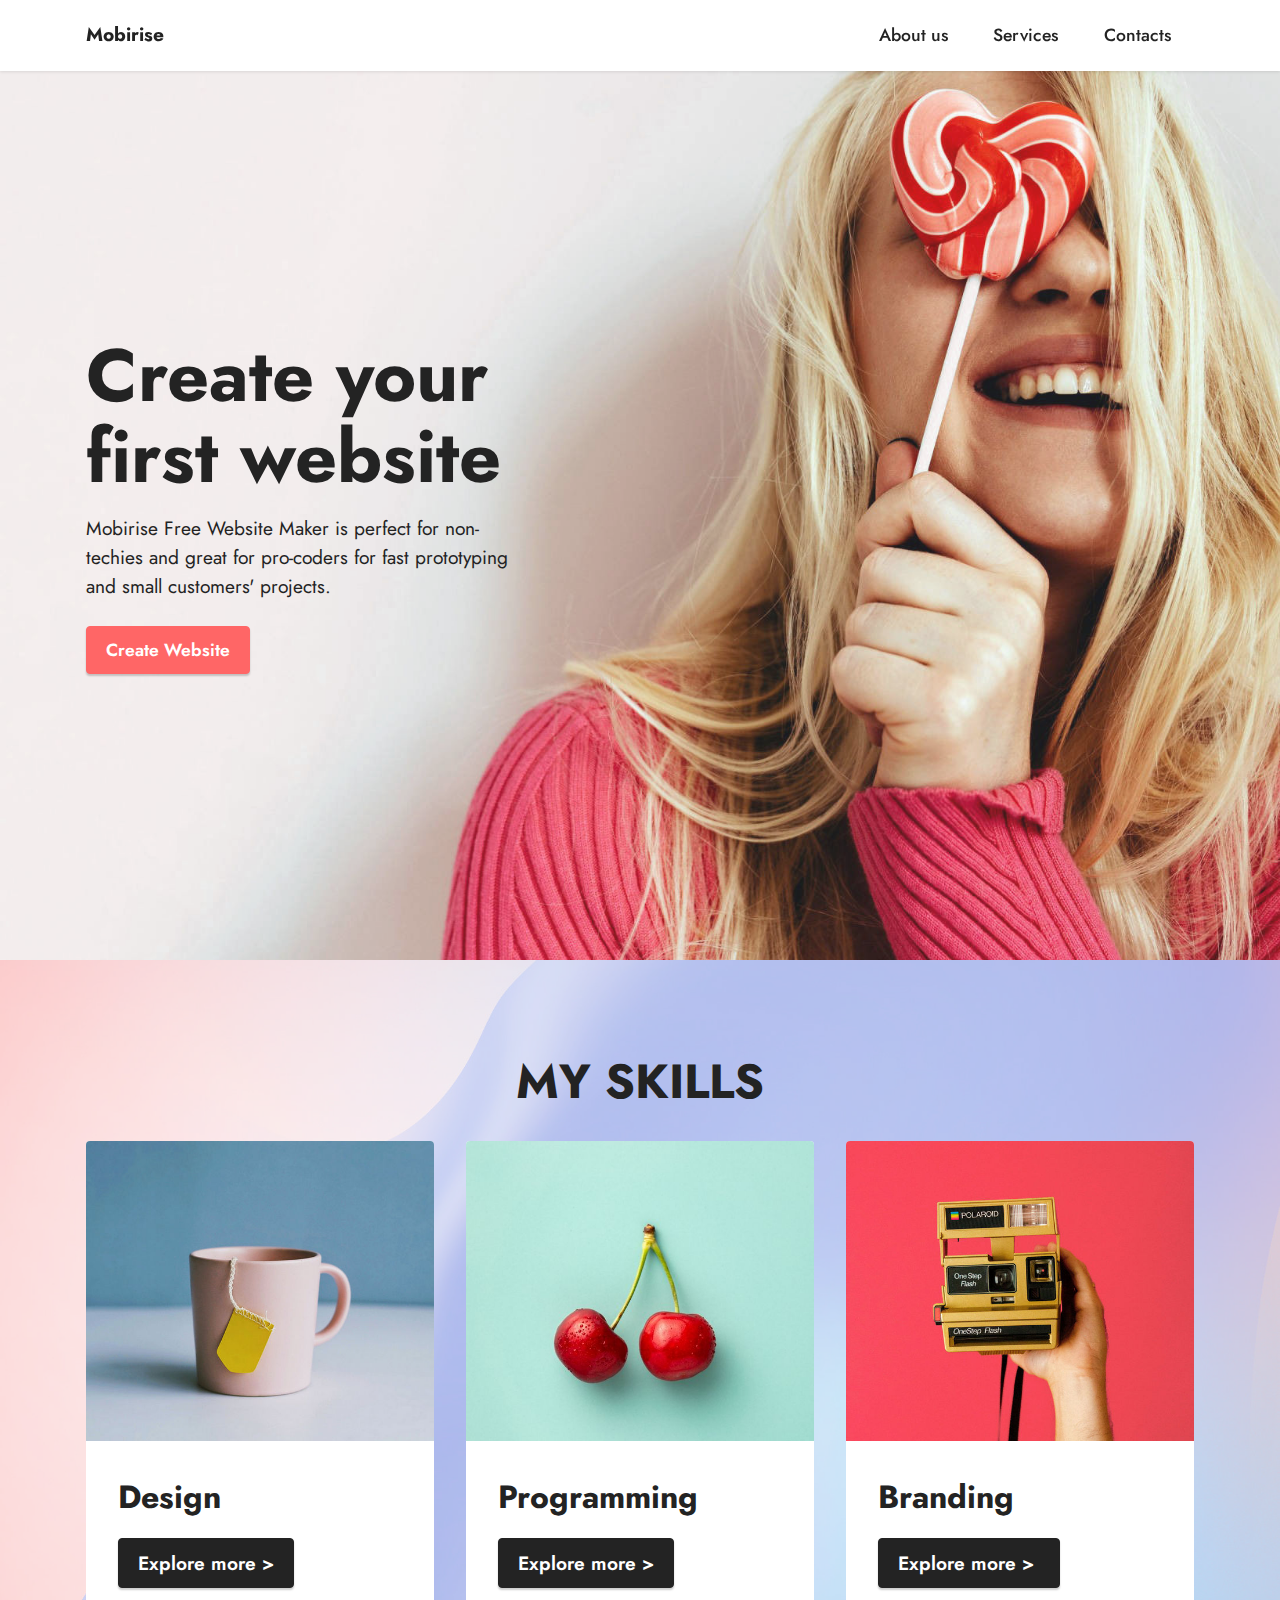
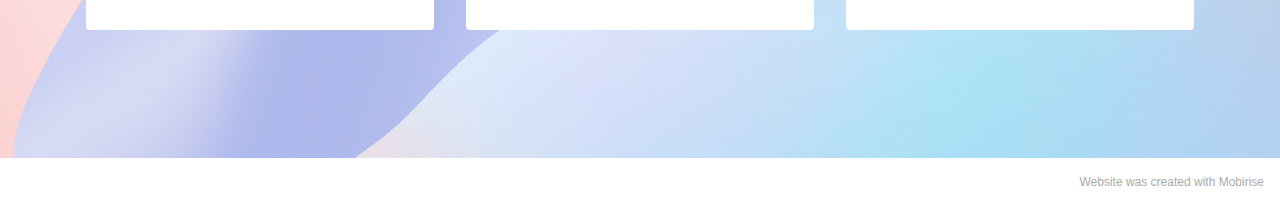
<file: index.html>
<!DOCTYPE html>
<html  >
<head>
  <!-- Site made with Mobirise Website Builder v5.2.0, https://mobirise.com -->
  <meta charset="UTF-8">
  <meta http-equiv="X-UA-Compatible" content="IE=edge">
  <meta name="generator" content="Mobirise v5.2.0, mobirise.com">
  <meta name="viewport" content="width=device-width, initial-scale=1, minimum-scale=1">
  <link rel="shortcut icon" href="assets/images/logo.png" type="image/x-icon">
  <meta name="description" content="">
  
  
  <title>Home</title>
  <link rel="stylesheet" href="assets/tether/tether.min.css">
  <link rel="stylesheet" href="assets/bootstrap/css/bootstrap.min.css">
  <link rel="stylesheet" href="assets/bootstrap/css/bootstrap-grid.min.css">
  <link rel="stylesheet" href="assets/bootstrap/css/bootstrap-reboot.min.css">
  <link rel="stylesheet" href="assets/dropdown/css/style.css">
  <link rel="stylesheet" href="assets/socicon/css/styles.css">
  <link rel="stylesheet" href="assets/theme/css/style.css">
  <link rel="preload" as="style" href="assets/mobirise/css/mbr-additional.css"><link rel="stylesheet" href="assets/mobirise/css/mbr-additional.css" type="text/css">
  
  
  
  
</head>
<body>
  
  <section class="menu menu1 cid-sshUZPzFiu" once="menu" id="menu1-4">
    

    <nav class="navbar navbar-dropdown navbar-fixed-top navbar-expand-lg">
        <div class="container">
            <div class="navbar-brand">
                
                <span class="navbar-caption-wrap"><a class="navbar-caption text-black display-7" href="https://mobiri.se">Mobirise</a></span>
            </div>
            <button class="navbar-toggler" type="button" data-toggle="collapse" data-target="#navbarSupportedContent" aria-controls="navbarNavAltMarkup" aria-expanded="false" aria-label="Toggle navigation">
                <div class="hamburger">
                    <span></span>
                    <span></span>
                    <span></span>
                    <span></span>
                </div>
            </button>
            <div class="collapse navbar-collapse" id="navbarSupportedContent">
                <ul class="navbar-nav nav-dropdown nav-right" data-app-modern-menu="true">
                    <li class="nav-item"><a class="nav-link link text-black display-4" href="https://mobiri.se">
                            About us</a></li>
                    <li class="nav-item"><a class="nav-link link text-black display-4" href="https://mobiri.se">
                            Services</a></li>
                    <li class="nav-item"><a class="nav-link link text-black display-4" href="https://mobiri.se">Contacts</a>
                    </li>
                </ul>
                
                
            </div>
        </div>
    </nav>
</section>

<section class="header1 cid-sshUYQeCwo mbr-fullscreen" id="header1-3">

    

    <div class="mbr-overlay" style="opacity: 0.1; background-color: rgb(250, 250, 250);"></div>

    <div class="container">
        <div class="row">
            <div class="col-12 col-lg-5">
                <h1 class="mbr-section-title mbr-fonts-style mb-3 display-1"><strong>Create your first website</strong></h1>
                
                <p class="mbr-text mbr-fonts-style display-7">
                    Mobirise Free Website Maker is perfect for non-techies and great for pro-coders for fast prototyping and small customers' projects.</p>
                <div class="mbr-section-btn mt-3"><a class="btn btn-secondary display-4" href="https://mobiri.se">Create Website</a></div>
            </div>
        </div>
    </div>
</section>

<section class="features4 cid-sshZZaQfFW" id="features4-6">
    
    <div class="mbr-overlay"></div>
    <div class="container">
        <div class="mbr-section-head">
            <h4 class="mbr-section-title mbr-fonts-style align-center mb-0 display-2"><strong>MY SKILLS</strong></h4>
            
        </div>
        <div class="row mt-4">
            <div class="item features-image сol-12 col-md-6 col-lg-4">
                <div class="item-wrapper">
                    <div class="item-img">
                        <img src="assets/images/product2.jpg" alt="" title="">
                    </div>
                    <div class="item-content">
                        <h5 class="item-title mbr-fonts-style display-5"><strong>Design</strong></h5>
                        
                        
                    </div>
                    <div class="mbr-section-btn item-footer mt-2"><a href="page2.html#gallery2-a" class="btn item-btn btn-black display-7" target="_blank">Explore more &gt;</a></div>
                </div>
            </div>
            <div class="item features-image сol-12 col-md-6 col-lg-4">
                <div class="item-wrapper">
                    <div class="item-img">
                        <img src="assets/images/product3.jpg" alt="" title="">
                    </div>
                    <div class="item-content">
                        <h5 class="item-title mbr-fonts-style display-5"><strong>Programming</strong></h5>
                        
                        
                    </div>
                    <div class="mbr-section-btn item-footer mt-2"><a href="" class="btn item-btn btn-black display-7" target="_blank">Explore more &gt;</a></div>
                </div>
            </div>
            <div class="item features-image сol-12 col-md-6 col-lg-4">
                <div class="item-wrapper">
                    <div class="item-img">
                        <img src="assets/images/product1.jpg" alt="" title="">
                    </div>
                    <div class="item-content">
                        <h5 class="item-title mbr-fonts-style display-5"><strong>Branding</strong></h5>
                        
                        
                    </div>
                    <div class="mbr-section-btn item-footer mt-2"><a href="" class="btn item-btn btn-black display-7" target="_blank">Explore more &gt;&nbsp;</a></div>
                </div>
            </div>
            
        </div>
    </div>
</section><section style="background-color: #fff; font-family: -apple-system, BlinkMacSystemFont, 'Segoe UI', 'Roboto', 'Helvetica Neue', Arial, sans-serif; color:#aaa; font-size:12px; padding: 0; align-items: center; display: flex;"><a href="https://mobirise.site/w" style="flex: 1 1; height: 3rem; padding-left: 1rem;"></a><p style="flex: 0 0 auto; margin:0; padding-right:1rem;">Website was <a href="https://mobirise.site/h" style="color:#aaa;">created with</a> Mobirise</p></section><script src="assets/web/assets/jquery/jquery.min.js"></script>  <script src="assets/popper/popper.min.js"></script>  <script src="assets/tether/tether.min.js"></script>  <script src="assets/bootstrap/js/bootstrap.min.js"></script>  <script src="assets/smoothscroll/smooth-scroll.js"></script>  <script src="assets/dropdown/js/nav-dropdown.js"></script>  <script src="assets/dropdown/js/navbar-dropdown.js"></script>  <script src="assets/touchswipe/jquery.touch-swipe.min.js"></script>  <script src="assets/theme/js/script.js"></script>  
  
  
</body>
</html>
</file>
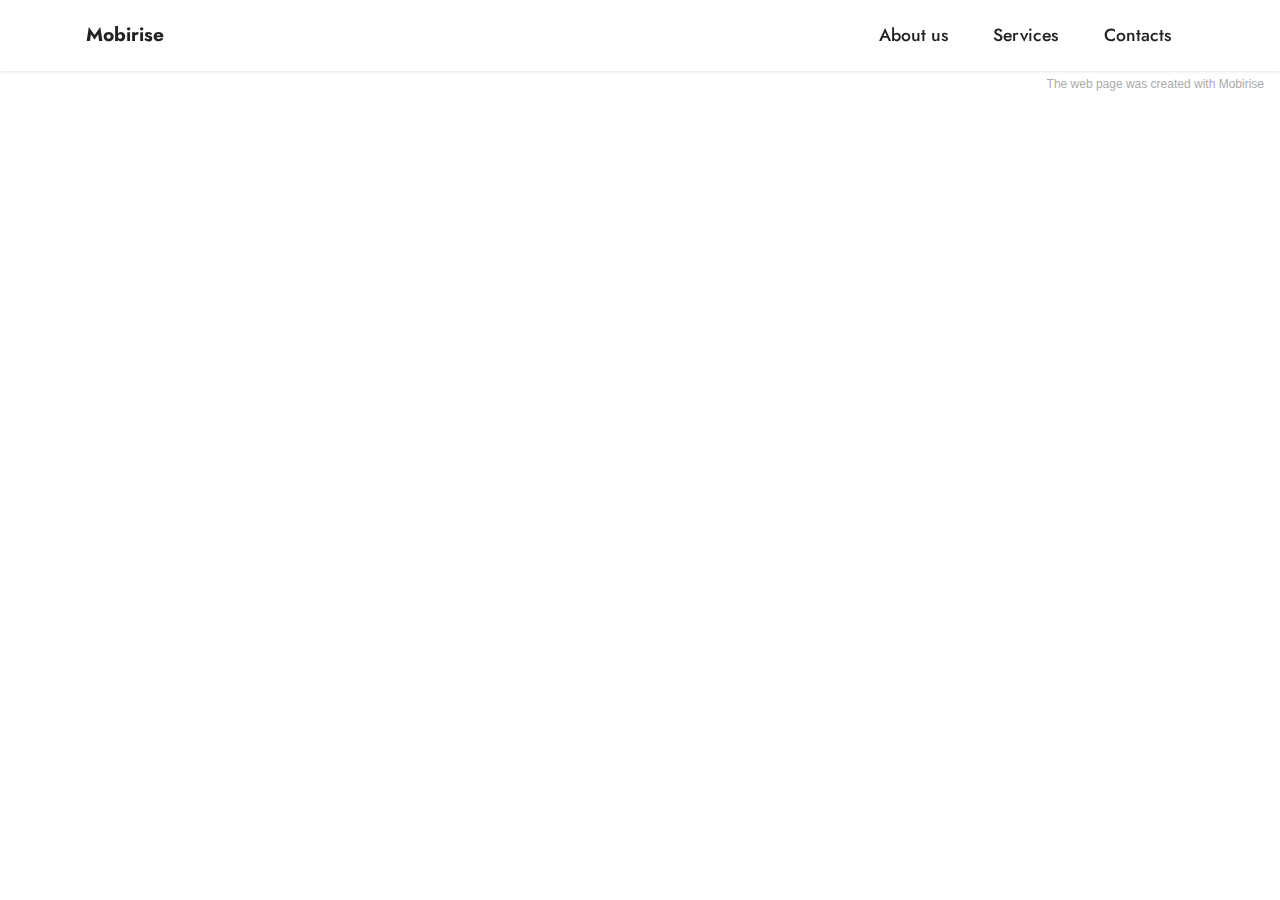
<file: page1.html>
<!DOCTYPE html>
<html  >
<head>
  <!-- Site made with Mobirise Website Builder v5.2.0, https://mobirise.com -->
  <meta charset="UTF-8">
  <meta http-equiv="X-UA-Compatible" content="IE=edge">
  <meta name="generator" content="Mobirise v5.2.0, mobirise.com">
  <meta name="viewport" content="width=device-width, initial-scale=1, minimum-scale=1">
  <link rel="shortcut icon" href="assets/images/logo.png" type="image/x-icon">
  <meta name="description" content="">
  
  
  <title>Micro-animation examples</title>
  <link rel="stylesheet" href="assets/tether/tether.min.css">
  <link rel="stylesheet" href="assets/bootstrap/css/bootstrap.min.css">
  <link rel="stylesheet" href="assets/bootstrap/css/bootstrap-grid.min.css">
  <link rel="stylesheet" href="assets/bootstrap/css/bootstrap-reboot.min.css">
  <link rel="stylesheet" href="assets/dropdown/css/style.css">
  <link rel="stylesheet" href="assets/socicon/css/styles.css">
  <link rel="stylesheet" href="assets/theme/css/style.css">
  <link rel="preload" as="style" href="assets/mobirise/css/mbr-additional.css"><link rel="stylesheet" href="assets/mobirise/css/mbr-additional.css" type="text/css">
  
  
  
  
</head>
<body>
  
  <section class="menu menu1 cid-sshUZPzFiu" once="menu" id="menu1-7">
    

    <nav class="navbar navbar-dropdown navbar-fixed-top navbar-expand-lg">
        <div class="container">
            <div class="navbar-brand">
                
                <span class="navbar-caption-wrap"><a class="navbar-caption text-black display-7" href="https://mobiri.se">Mobirise</a></span>
            </div>
            <button class="navbar-toggler" type="button" data-toggle="collapse" data-target="#navbarSupportedContent" aria-controls="navbarNavAltMarkup" aria-expanded="false" aria-label="Toggle navigation">
                <div class="hamburger">
                    <span></span>
                    <span></span>
                    <span></span>
                    <span></span>
                </div>
            </button>
            <div class="collapse navbar-collapse" id="navbarSupportedContent">
                <ul class="navbar-nav nav-dropdown nav-right" data-app-modern-menu="true">
                    <li class="nav-item"><a class="nav-link link text-black display-4" href="https://mobiri.se">
                            About us</a></li>
                    <li class="nav-item"><a class="nav-link link text-black display-4" href="https://mobiri.se">
                            Services</a></li>
                    <li class="nav-item"><a class="nav-link link text-black display-4" href="https://mobiri.se">Contacts</a>
                    </li>
                </ul>
                
                
            </div>
        </div>
    </nav>
</section><section style="background-color: #fff; font-family: -apple-system, BlinkMacSystemFont, 'Segoe UI', 'Roboto', 'Helvetica Neue', Arial, sans-serif; color:#aaa; font-size:12px; padding: 0; align-items: center; display: flex;"><a href="https://mobirise.site/o" style="flex: 1 1; height: 3rem; padding-left: 1rem;"></a><p style="flex: 0 0 auto; margin:0; padding-right:1rem;"><a href="https://mobirise.site/c" style="color:#aaa;">The</a> web page was created with Mobirise</p></section><script src="assets/web/assets/jquery/jquery.min.js"></script>  <script src="assets/popper/popper.min.js"></script>  <script src="assets/tether/tether.min.js"></script>  <script src="assets/bootstrap/js/bootstrap.min.js"></script>  <script src="assets/smoothscroll/smooth-scroll.js"></script>  <script src="assets/dropdown/js/nav-dropdown.js"></script>  <script src="assets/dropdown/js/navbar-dropdown.js"></script>  <script src="assets/touchswipe/jquery.touch-swipe.min.js"></script>  <script src="assets/theme/js/script.js"></script>  
  
  
</body>
</html>
</file>
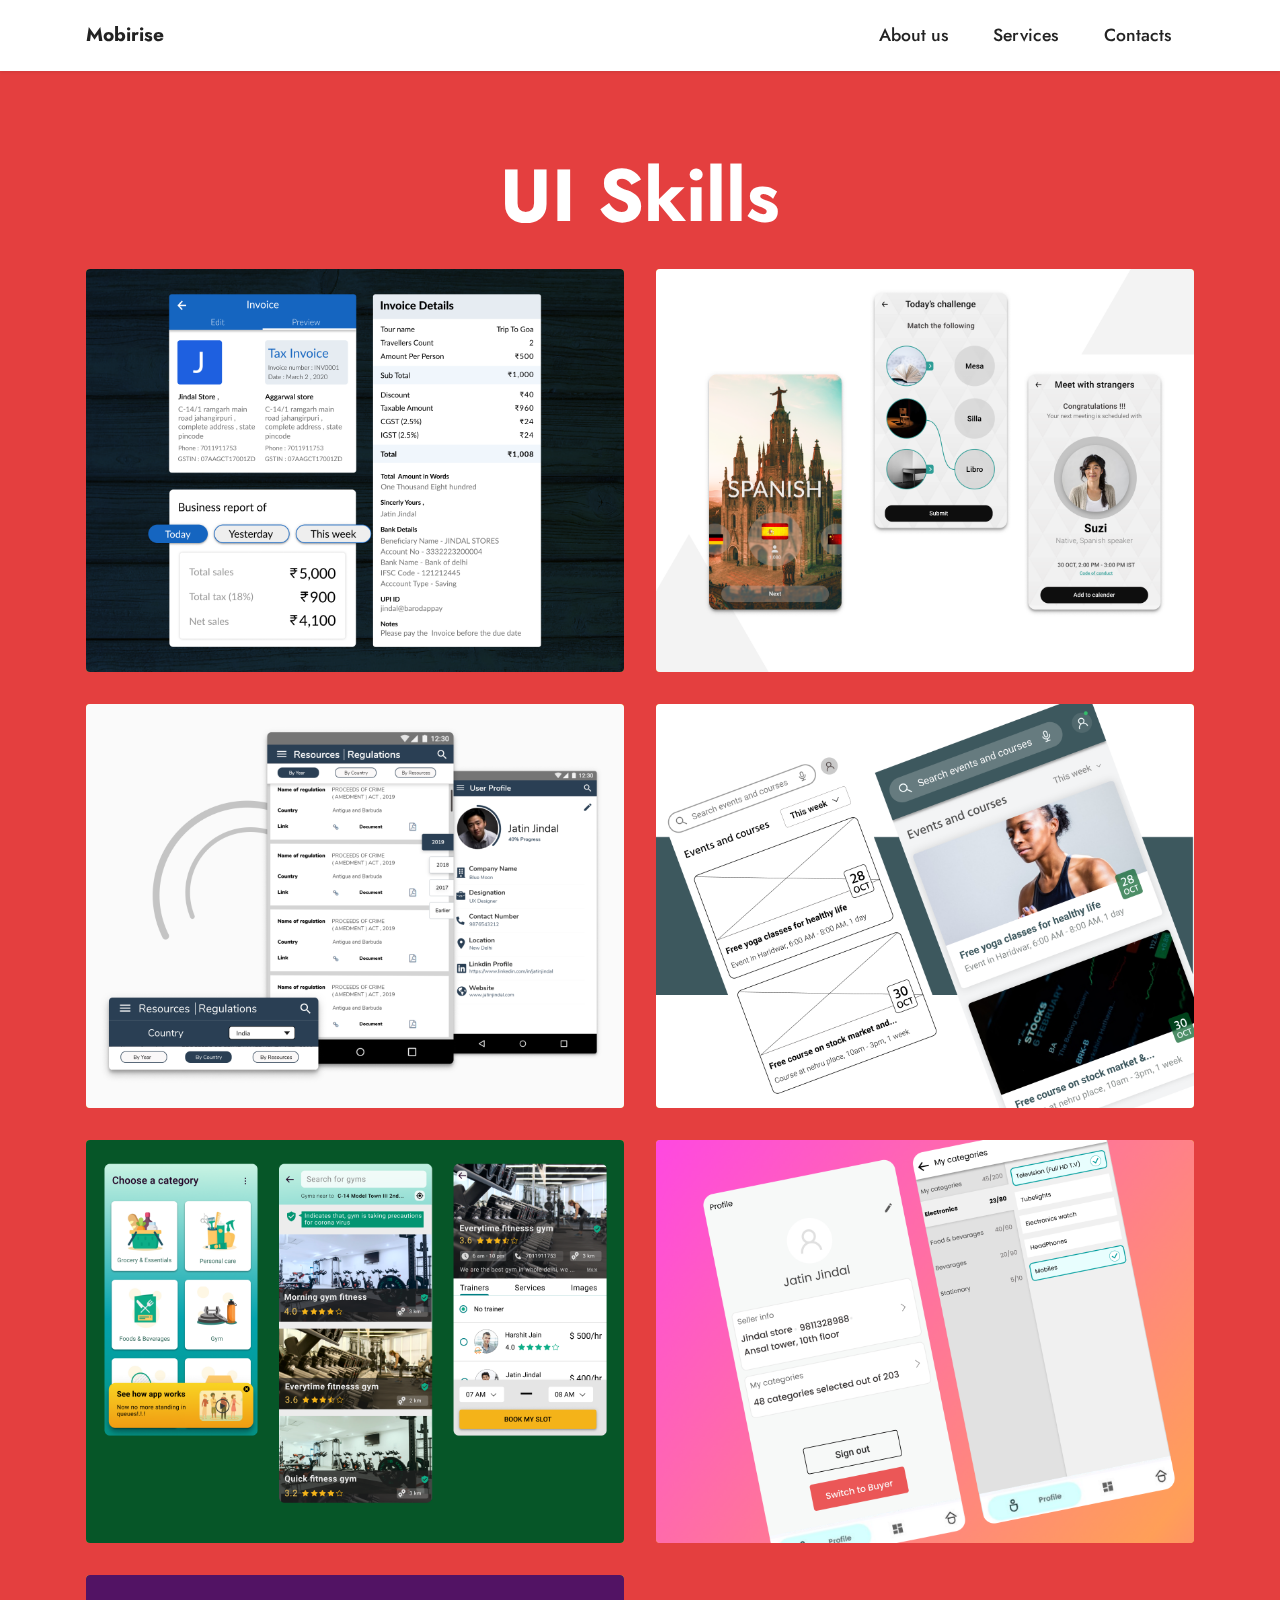
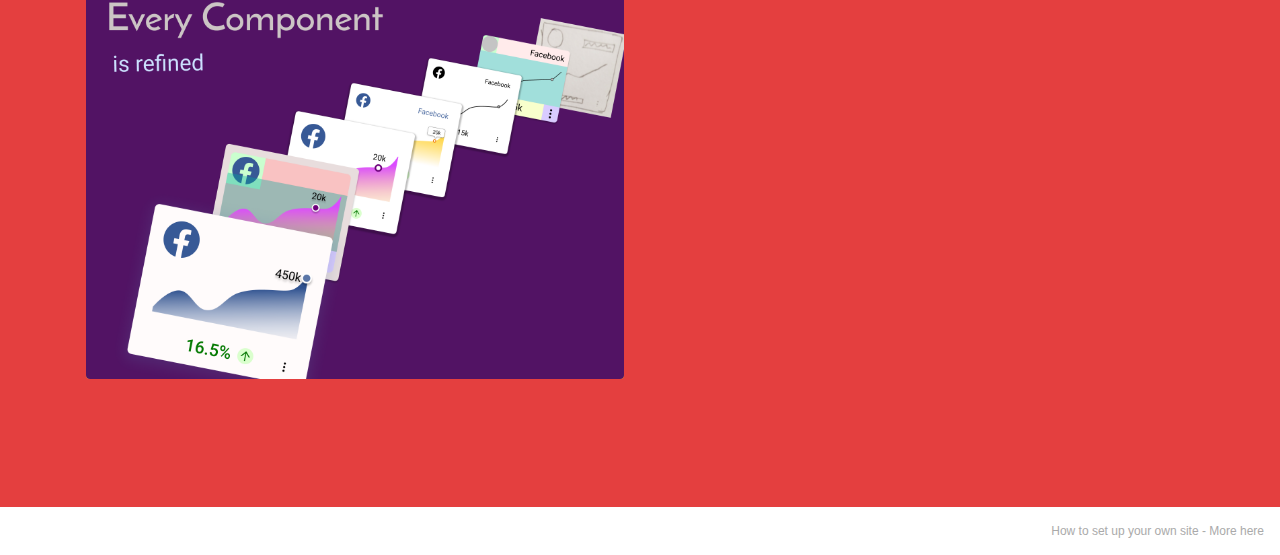
<file: page2.html>
<!DOCTYPE html>
<html  >
<head>
  <!-- Site made with Mobirise Website Builder v5.2.0, https://mobirise.com -->
  <meta charset="UTF-8">
  <meta http-equiv="X-UA-Compatible" content="IE=edge">
  <meta name="generator" content="Mobirise v5.2.0, mobirise.com">
  <meta name="viewport" content="width=device-width, initial-scale=1, minimum-scale=1">
  <link rel="shortcut icon" href="assets/images/logo.png" type="image/x-icon">
  <meta name="description" content="">
  
  
  <title>UI (User Interface) examples</title>
  <link rel="stylesheet" href="assets/tether/tether.min.css">
  <link rel="stylesheet" href="assets/bootstrap/css/bootstrap.min.css">
  <link rel="stylesheet" href="assets/bootstrap/css/bootstrap-grid.min.css">
  <link rel="stylesheet" href="assets/bootstrap/css/bootstrap-reboot.min.css">
  <link rel="stylesheet" href="assets/dropdown/css/style.css">
  <link rel="stylesheet" href="assets/socicon/css/styles.css">
  <link rel="stylesheet" href="assets/theme/css/style.css">
  <link rel="preload" as="style" href="assets/mobirise/css/mbr-additional.css"><link rel="stylesheet" href="assets/mobirise/css/mbr-additional.css" type="text/css">
  
  
  
  
</head>
<body>
  
  <section class="menu menu1 cid-sshUZPzFiu" once="menu" id="menu1-8">
    

    <nav class="navbar navbar-dropdown navbar-fixed-top navbar-expand-lg">
        <div class="container">
            <div class="navbar-brand">
                
                <span class="navbar-caption-wrap"><a class="navbar-caption text-black display-7" href="https://mobiri.se">Mobirise</a></span>
            </div>
            <button class="navbar-toggler" type="button" data-toggle="collapse" data-target="#navbarSupportedContent" aria-controls="navbarNavAltMarkup" aria-expanded="false" aria-label="Toggle navigation">
                <div class="hamburger">
                    <span></span>
                    <span></span>
                    <span></span>
                    <span></span>
                </div>
            </button>
            <div class="collapse navbar-collapse" id="navbarSupportedContent">
                <ul class="navbar-nav nav-dropdown nav-right" data-app-modern-menu="true">
                    <li class="nav-item"><a class="nav-link link text-black display-4" href="https://mobiri.se">
                            About us</a></li>
                    <li class="nav-item"><a class="nav-link link text-black display-4" href="https://mobiri.se">
                            Services</a></li>
                    <li class="nav-item"><a class="nav-link link text-black display-4" href="https://mobiri.se">Contacts</a>
                    </li>
                </ul>
                
                
            </div>
        </div>
    </nav>
</section>

<section class="gallery2 cid-ssi1lU3nc8" id="gallery2-a">
    
    
    <div class="container">
        <div class="mbr-section-head">
            <h4 class="mbr-section-title mbr-fonts-style align-center mb-0 display-1"><strong>UI Skills</strong></h4>
            
        </div>
        <div class="row mt-4">
            <div class="item features-image сol-12 col-md-6 col-lg-6">
                <div class="item-wrapper">
                    <div class="item-img">
                        <img src="assets/images/dribble-2-final.png">
                    </div>
                    
                    
                </div>
            </div><div class="item features-image сol-12 col-md-6 col-lg-6">
                <div class="item-wrapper">
                    <div class="item-img">
                        <img src="assets/images/dribble-4-final-1.png" data-slide-to="1">
                    </div>
                    
                    
                </div>
            </div><div class="item features-image сol-12 col-md-6 col-lg-6">
                <div class="item-wrapper">
                    <div class="item-img">
                        <img src="assets/images/dribble-3-final-1.png" data-slide-to="2">
                    </div>
                    
                    
                </div>
            </div><div class="item features-image сol-12 col-md-6 col-lg-6">
                <div class="item-wrapper">
                    <div class="item-img">
                        <img src="assets/images/dribble-5-final.png">
                    </div>
                    
                    
                </div>
            </div><div class="item features-image сol-12 col-md-6 col-lg-6">
                <div class="item-wrapper">
                    <div class="item-img">
                        <img src="assets/images/dribble-6-final.png">
                    </div>
                    
                    
                </div>
            </div><div class="item features-image сol-12 col-md-6 col-lg-6">
                <div class="item-wrapper">
                    <div class="item-img">
                        <img src="assets/images/dribble-7-final.png">
                    </div>
                    
                    
                </div>
            </div><div class="item features-image сol-12 col-md-6 col-lg-6">
                <div class="item-wrapper">
                    <div class="item-img">
                        <img src="assets/images/dribble-1-final.png">
                    </div>
                    
                    
                </div>
            </div>
            
            
            
        </div>
    </div>
</section><section style="background-color: #fff; font-family: -apple-system, BlinkMacSystemFont, 'Segoe UI', 'Roboto', 'Helvetica Neue', Arial, sans-serif; color:#aaa; font-size:12px; padding: 0; align-items: center; display: flex;"><a href="https://mobirise.site/i" style="flex: 1 1; height: 3rem; padding-left: 1rem;"></a><p style="flex: 0 0 auto; margin:0; padding-right:1rem;">How to set up your own site - <a href="https://mobirise.site/x" style="color:#aaa;">More here</a></p></section><script src="assets/web/assets/jquery/jquery.min.js"></script>  <script src="assets/popper/popper.min.js"></script>  <script src="assets/tether/tether.min.js"></script>  <script src="assets/bootstrap/js/bootstrap.min.js"></script>  <script src="assets/smoothscroll/smooth-scroll.js"></script>  <script src="assets/dropdown/js/nav-dropdown.js"></script>  <script src="assets/dropdown/js/navbar-dropdown.js"></script>  <script src="assets/touchswipe/jquery.touch-swipe.min.js"></script>  <script src="assets/theme/js/script.js"></script>  
  
  
</body>
</html>
</file>
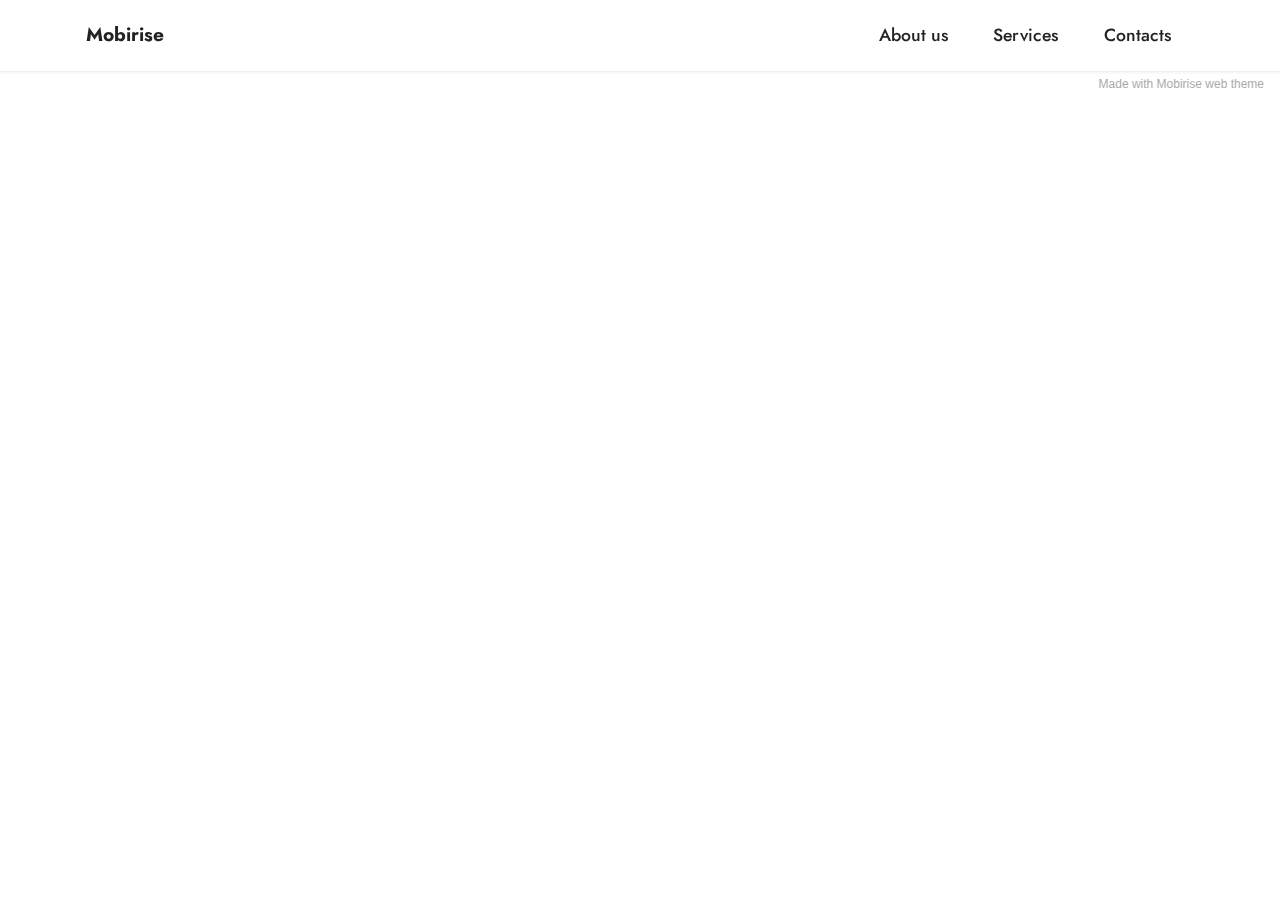
<file: page3.html>
<!DOCTYPE html>
<html  >
<head>
  <!-- Site made with Mobirise Website Builder v5.2.0, https://mobirise.com -->
  <meta charset="UTF-8">
  <meta http-equiv="X-UA-Compatible" content="IE=edge">
  <meta name="generator" content="Mobirise v5.2.0, mobirise.com">
  <meta name="viewport" content="width=device-width, initial-scale=1, minimum-scale=1">
  <link rel="shortcut icon" href="assets/images/logo.png" type="image/x-icon">
  <meta name="description" content="">
  
  
  <title>High-fidelity prototypes examples</title>
  <link rel="stylesheet" href="assets/tether/tether.min.css">
  <link rel="stylesheet" href="assets/bootstrap/css/bootstrap.min.css">
  <link rel="stylesheet" href="assets/bootstrap/css/bootstrap-grid.min.css">
  <link rel="stylesheet" href="assets/bootstrap/css/bootstrap-reboot.min.css">
  <link rel="stylesheet" href="assets/dropdown/css/style.css">
  <link rel="stylesheet" href="assets/socicon/css/styles.css">
  <link rel="stylesheet" href="assets/theme/css/style.css">
  <link rel="preload" as="style" href="assets/mobirise/css/mbr-additional.css"><link rel="stylesheet" href="assets/mobirise/css/mbr-additional.css" type="text/css">
  
  
  
  
</head>
<body>
  
  <section class="menu menu1 cid-sshUZPzFiu" once="menu" id="menu1-9">
    

    <nav class="navbar navbar-dropdown navbar-fixed-top navbar-expand-lg">
        <div class="container">
            <div class="navbar-brand">
                
                <span class="navbar-caption-wrap"><a class="navbar-caption text-black display-7" href="https://mobiri.se">Mobirise</a></span>
            </div>
            <button class="navbar-toggler" type="button" data-toggle="collapse" data-target="#navbarSupportedContent" aria-controls="navbarNavAltMarkup" aria-expanded="false" aria-label="Toggle navigation">
                <div class="hamburger">
                    <span></span>
                    <span></span>
                    <span></span>
                    <span></span>
                </div>
            </button>
            <div class="collapse navbar-collapse" id="navbarSupportedContent">
                <ul class="navbar-nav nav-dropdown nav-right" data-app-modern-menu="true">
                    <li class="nav-item"><a class="nav-link link text-black display-4" href="https://mobiri.se">
                            About us</a></li>
                    <li class="nav-item"><a class="nav-link link text-black display-4" href="https://mobiri.se">
                            Services</a></li>
                    <li class="nav-item"><a class="nav-link link text-black display-4" href="https://mobiri.se">Contacts</a>
                    </li>
                </ul>
                
                
            </div>
        </div>
    </nav>
</section><section style="background-color: #fff; font-family: -apple-system, BlinkMacSystemFont, 'Segoe UI', 'Roboto', 'Helvetica Neue', Arial, sans-serif; color:#aaa; font-size:12px; padding: 0; align-items: center; display: flex;"><a href="https://mobirise.site/j" style="flex: 1 1; height: 3rem; padding-left: 1rem;"></a><p style="flex: 0 0 auto; margin:0; padding-right:1rem;">Made with <a href="https://mobirise.site/b" style="color:#aaa;">Mobirise</a> web theme</p></section><script src="assets/web/assets/jquery/jquery.min.js"></script>  <script src="assets/popper/popper.min.js"></script>  <script src="assets/tether/tether.min.js"></script>  <script src="assets/bootstrap/js/bootstrap.min.js"></script>  <script src="assets/smoothscroll/smooth-scroll.js"></script>  <script src="assets/dropdown/js/nav-dropdown.js"></script>  <script src="assets/dropdown/js/navbar-dropdown.js"></script>  <script src="assets/touchswipe/jquery.touch-swipe.min.js"></script>  <script src="assets/theme/js/script.js"></script>  
  
  
</body>
</html>
</file>
<file: assets/dropdown/css/style.css>
.navbar-dropdown {
  left: 0;
  padding: 0;
  position: absolute;
  right: 0;
  top: 0;
  transition: all 0.45s ease;
  z-index: 1030;
  background: #282828; }
  .navbar-dropdown .navbar-logo {
    margin-right: 0.8rem;
    transition: margin 0.3s ease-in-out;
    vertical-align: middle; }
    .navbar-dropdown .navbar-logo img {
      height: 3.125rem;
      transition: all 0.3s ease-in-out; }
    .navbar-dropdown .navbar-logo.mbr-iconfont {
      font-size: 3.125rem;
      line-height: 3.125rem; }
  .navbar-dropdown .navbar-caption {
    font-weight: 700;
    white-space: normal;
    vertical-align: -4px;
    line-height: 3.125rem !important; }
    .navbar-dropdown .navbar-caption, .navbar-dropdown .navbar-caption:hover {
      color: inherit;
      text-decoration: none; }
  .navbar-dropdown .mbr-iconfont + .navbar-caption {
    vertical-align: -1px; }
  .navbar-dropdown.navbar-fixed-top {
    position: fixed; }
  .navbar-dropdown .navbar-brand span {
    vertical-align: -4px; }
  .navbar-dropdown.bg-color.transparent {
    background: none; }
  .navbar-dropdown.navbar-short .navbar-brand {
    padding: 0.625rem 0; }
    .navbar-dropdown.navbar-short .navbar-brand span {
      vertical-align: -1px; }
  .navbar-dropdown.navbar-short .navbar-caption {
    line-height: 2.375rem !important;
    vertical-align: -2px; }
  .navbar-dropdown.navbar-short .navbar-logo {
    margin-right: 0.5rem; }
    .navbar-dropdown.navbar-short .navbar-logo img {
      height: 2.375rem; }
    .navbar-dropdown.navbar-short .navbar-logo.mbr-iconfont {
      font-size: 2.375rem;
      line-height: 2.375rem; }
  .navbar-dropdown.navbar-short .mbr-table-cell {
    height: 3.625rem; }
  .navbar-dropdown .navbar-close {
    left: 0.6875rem;
    position: fixed;
    top: 0.75rem;
    z-index: 1000; }
  .navbar-dropdown .hamburger-icon {
    content: "";
    display: inline-block;
    vertical-align: middle;
    width: 16px;
    -webkit-box-shadow: 0 -6px 0 1px #282828,0 0 0 1px #282828,0 6px 0 1px #282828;
    -moz-box-shadow: 0 -6px 0 1px #282828,0 0 0 1px #282828,0 6px 0 1px #282828;
    box-shadow: 0 -6px 0 1px #282828,0 0 0 1px #282828,0 6px 0 1px #282828; }

.dropdown-menu .dropdown-toggle[data-toggle="dropdown-submenu"]::after {
  border-bottom: 0.35em solid transparent;
  border-left: 0.35em solid;
  border-right: 0;
  border-top: 0.35em solid transparent;
  margin-left: 0.3rem; }

.dropdown-menu .dropdown-item:focus {
  outline: 0; }

.nav-dropdown {
  font-size: 0.75rem;
  font-weight: 500;
  height: auto !important; }
  .nav-dropdown .nav-btn {
    padding-left: 1rem; }
  .nav-dropdown .link {
    margin: .667em 1.667em;
    font-weight: 500;
    padding: 0;
    transition: color .2s ease-in-out; }
    .nav-dropdown .link.dropdown-toggle {
      margin-right: 2.583em; }
      .nav-dropdown .link.dropdown-toggle::after {
        margin-left: .25rem;
        border-top: 0.35em solid;
        border-right: 0.35em solid transparent;
        border-left: 0.35em solid transparent;
        border-bottom: 0; }
      .nav-dropdown .link.dropdown-toggle[aria-expanded="true"] {
        margin: 0;
        padding: 0.667em 3.263em  0.667em 1.667em; }
  .nav-dropdown .link::after,
  .nav-dropdown .dropdown-item::after {
    color: inherit; }
  .nav-dropdown .btn {
    font-size: 0.75rem;
    font-weight: 700;
    letter-spacing: 0;
    margin-bottom: 0;
    padding-left: 1.25rem;
    padding-right: 1.25rem; }
  .nav-dropdown .dropdown-menu {
    border-radius: 0;
    border: 0;
    left: 0;
    margin: 0;
    padding-bottom: 1.25rem;
    padding-top: 1.25rem;
    position: relative; }
  .nav-dropdown .dropdown-submenu {
    margin-left: 0.125rem;
    top: 0; }
  .nav-dropdown .dropdown-item {
    font-weight: 500;
    line-height: 2;
    padding: 0.3846em 4.615em 0.3846em 1.5385em;
    position: relative;
    transition: color .2s ease-in-out, background-color .2s ease-in-out; }
    .nav-dropdown .dropdown-item::after {
      margin-top: -0.3077em;
      position: absolute;
      right: 1.1538em;
      top: 50%; }
    .nav-dropdown .dropdown-item:focus, .nav-dropdown .dropdown-item:hover {
      background: none; }

@media (max-width: 767px) {
  .nav-dropdown.navbar-toggleable-sm {
    bottom: 0;
    display: none;
    left: 0;
    overflow-x: hidden;
    position: fixed;
    top: 0;
    transform: translateX(-100%);
    -ms-transform: translateX(-100%);
    -webkit-transform: translateX(-100%);
    width: 18.75rem;
    z-index: 999; } }
.nav-dropdown.navbar-toggleable-xl {
  bottom: 0;
  display: none;
  left: 0;
  overflow-x: hidden;
  position: fixed;
  top: 0;
  transform: translateX(-100%);
  -ms-transform: translateX(-100%);
  -webkit-transform: translateX(-100%);
  width: 18.75rem;
  z-index: 999; }

.nav-dropdown-sm {
  display: block !important;
  overflow-x: hidden;
  overflow: auto;
  padding-top: 3.875rem; }
  .nav-dropdown-sm::after {
    content: "";
    display: block;
    height: 3rem;
    width: 100%; }
  .nav-dropdown-sm.collapse.in ~ .navbar-close {
    display: block !important; }
  .nav-dropdown-sm.collapsing, .nav-dropdown-sm.collapse.in {
    transform: translateX(0);
    -ms-transform: translateX(0);
    -webkit-transform: translateX(0);
    transition: all 0.25s ease-out;
    -webkit-transition: all 0.25s ease-out;
    background: #282828; }
  .nav-dropdown-sm.collapsing[aria-expanded="false"] {
    transform: translateX(-100%);
    -ms-transform: translateX(-100%);
    -webkit-transform: translateX(-100%); }
  .nav-dropdown-sm .nav-item {
    display: block;
    margin-left: 0 !important;
    padding-left: 0; }
  .nav-dropdown-sm .link,
  .nav-dropdown-sm .dropdown-item {
    border-top: 1px dotted rgba(255, 255, 255, 0.1);
    font-size: 0.8125rem;
    line-height: 1.6;
    margin: 0 !important;
    padding: 0.875rem 2.4rem 0.875rem 1.5625rem !important;
    position: relative;
    white-space: normal; }
    .nav-dropdown-sm .link:focus, .nav-dropdown-sm .link:hover,
    .nav-dropdown-sm .dropdown-item:focus,
    .nav-dropdown-sm .dropdown-item:hover {
      background: rgba(0, 0, 0, 0.2) !important;
      color: #c0a375; }
  .nav-dropdown-sm .nav-btn {
    position: relative;
    padding: 1.5625rem 1.5625rem 0 1.5625rem; }
    .nav-dropdown-sm .nav-btn::before {
      border-top: 1px dotted rgba(255, 255, 255, 0.1);
      content: "";
      left: 0;
      position: absolute;
      top: 0;
      width: 100%; }
    .nav-dropdown-sm .nav-btn + .nav-btn {
      padding-top: 0.625rem; }
      .nav-dropdown-sm .nav-btn + .nav-btn::before {
        display: none; }
  .nav-dropdown-sm .btn {
    padding: 0.625rem 0; }
  .nav-dropdown-sm .dropdown-toggle[data-toggle="dropdown-submenu"]::after {
    margin-left: .25rem;
    border-top: 0.35em solid;
    border-right: 0.35em solid transparent;
    border-left: 0.35em solid transparent;
    border-bottom: 0; }
  .nav-dropdown-sm .dropdown-toggle[data-toggle="dropdown-submenu"][aria-expanded="true"]::after {
    border-top: 0;
    border-right: 0.35em solid transparent;
    border-left: 0.35em solid transparent;
    border-bottom: 0.35em solid; }
  .nav-dropdown-sm .dropdown-menu {
    margin: 0;
    padding: 0;
    position: relative;
    top: 0;
    left: 0;
    width: 100%;
    border: 0;
    float: none;
    border-radius: 0;
    background: none; }
  .nav-dropdown-sm .dropdown-submenu {
    left: 100%;
    margin-left: 0.125rem;
    margin-top: -1.25rem;
    top: 0; }

.navbar-toggleable-sm .nav-dropdown .dropdown-menu {
  position: absolute; }

.navbar-toggleable-sm .nav-dropdown .dropdown-submenu {
  left: 100%;
  margin-left: 0.125rem;
  margin-top: -1.25rem;
  top: 0; }

.navbar-toggleable-sm.opened .nav-dropdown .dropdown-menu {
  position: relative; }

.navbar-toggleable-sm.opened .nav-dropdown .dropdown-submenu {
  left: 0;
  margin-left: 00rem;
  margin-top: 0rem;
  top: 0; }

.is-builder .nav-dropdown.collapsing {
  transition: none !important; }

/*# sourceMappingURL=style.css.map */
</file>
<file: assets/socicon/css/styles.css>
@charset "UTF-8";

@font-face {
  font-family: 'Socicon';
  src:  url('../fonts/socicon.eot');
  src:  url('../fonts/socicon.eot?#iefix') format('embedded-opentype'),
    url('../fonts/socicon.woff2') format('woff2'),
    url('../fonts/socicon.ttf') format('truetype'),
    url('../fonts/socicon.woff') format('woff'),
    url('../fonts/socicon.svg#socicon') format('svg');
  font-weight: normal;
  font-style: normal;
}

[data-icon]:before {
  font-family: "socicon" !important;
  content: attr(data-icon);
  font-style: normal !important;
  font-weight: normal !important;
  font-variant: normal !important;
  text-transform: none !important;
  speak: none;
  line-height: 1;
  -webkit-font-smoothing: antialiased;
  -moz-osx-font-smoothing: grayscale;
}

[class^="socicon-"], [class*=" socicon-"] {
  /* use !important to prevent issues with browser extensions that change fonts */
  font-family: 'Socicon' !important;
  speak: none;
  font-style: normal;
  font-weight: normal;
  font-variant: normal;
  text-transform: none;
  line-height: 1;

  /* Better Font Rendering =========== */
  -webkit-font-smoothing: antialiased;
  -moz-osx-font-smoothing: grayscale;
}

.socicon-eitaa:before {
  content: "\e97c";
}
.socicon-soroush:before {
  content: "\e97d";
}
.socicon-bale:before {
  content: "\e97e";
}
.socicon-zazzle:before {
  content: "\e97b";
}
.socicon-society6:before {
  content: "\e97a";
}
.socicon-redbubble:before {
  content: "\e979";
}
.socicon-avvo:before {
  content: "\e978";
}
.socicon-stitcher:before {
  content: "\e977";
}
.socicon-googlehangouts:before {
  content: "\e974";
}
.socicon-dlive:before {
  content: "\e975";
}
.socicon-vsco:before {
  content: "\e976";
}
.socicon-flipboard:before {
  content: "\e973";
}
.socicon-ubuntu:before {
  content: "\e958";
}
.socicon-artstation:before {
  content: "\e959";
}
.socicon-invision:before {
  content: "\e95a";
}
.socicon-torial:before {
  content: "\e95b";
}
.socicon-collectorz:before {
  content: "\e95c";
}
.socicon-seenthis:before {
  content: "\e95d";
}
.socicon-googleplaymusic:before {
  content: "\e95e";
}
.socicon-debian:before {
  content: "\e95f";
}
.socicon-filmfreeway:before {
  content: "\e960";
}
.socicon-gnome:before {
  content: "\e961";
}
.socicon-itchio:before {
  content: "\e962";
}
.socicon-jamendo:before {
  content: "\e963";
}
.socicon-mix:before {
  content: "\e964";
}
.socicon-sharepoint:before {
  content: "\e965";
}
.socicon-tinder:before {
  content: "\e966";
}
.socicon-windguru:before {
  content: "\e967";
}
.socicon-cdbaby:before {
  content: "\e968";
}
.socicon-elementaryos:before {
  content: "\e969";
}
.socicon-stage32:before {
  content: "\e96a";
}
.socicon-tiktok:before {
  content: "\e96b";
}
.socicon-gitter:before {
  content: "\e96c";
}
.socicon-letterboxd:before {
  content: "\e96d";
}
.socicon-threema:before {
  content: "\e96e";
}
.socicon-splice:before {
  content: "\e96f";
}
.socicon-metapop:before {
  content: "\e970";
}
.socicon-naver:before {
  content: "\e971";
}
.socicon-remote:before {
  content: "\e972";
}
.socicon-internet:before {
  content: "\e957";
}
.socicon-moddb:before {
  content: "\e94b";
}
.socicon-indiedb:before {
  content: "\e94c";
}
.socicon-traxsource:before {
  content: "\e94d";
}
.socicon-gamefor:before {
  content: "\e94e";
}
.socicon-pixiv:before {
  content: "\e94f";
}
.socicon-myanimelist:before {
  content: "\e950";
}
.socicon-blackberry:before {
  content: "\e951";
}
.socicon-wickr:before {
  content: "\e952";
}
.socicon-spip:before {
  content: "\e953";
}
.socicon-napster:before {
  content: "\e954";
}
.socicon-beatport:before {
  content: "\e955";
}
.socicon-hackerone:before {
  content: "\e956";
}
.socicon-hackernews:before {
  content: "\e946";
}
.socicon-smashwords:before {
  content: "\e947";
}
.socicon-kobo:before {
  content: "\e948";
}
.socicon-bookbub:before {
  content: "\e949";
}
.socicon-mailru:before {
  content: "\e94a";
}
.socicon-gitlab:before {
  content: "\e945";
}
.socicon-instructables:before {
  content: "\e944";
}
.socicon-portfolio:before {
  content: "\e943";
}
.socicon-codered:before {
  content: "\e940";
}
.socicon-origin:before {
  content: "\e941";
}
.socicon-nextdoor:before {
  content: "\e942";
}
.socicon-udemy:before {
  content: "\e93f";
}
.socicon-livemaster:before {
  content: "\e93e";
}
.socicon-crunchbase:before {
  content: "\e93b";
}
.socicon-homefy:before {
  content: "\e93c";
}
.socicon-calendly:before {
  content: "\e93d";
}
.socicon-realtor:before {
  content: "\e90f";
}
.socicon-tidal:before {
  content: "\e910";
}
.socicon-qobuz:before {
  content: "\e911";
}
.socicon-natgeo:before {
  content: "\e912";
}
.socicon-mastodon:before {
  content: "\e913";
}
.socicon-unsplash:before {
  content: "\e914";
}
.socicon-homeadvisor:before {
  content: "\e915";
}
.socicon-angieslist:before {
  content: "\e916";
}
.socicon-codepen:before {
  content: "\e917";
}
.socicon-slack:before {
  content: "\e918";
}
.socicon-openaigym:before {
  content: "\e919";
}
.socicon-logmein:before {
  content: "\e91a";
}
.socicon-fiverr:before {
  content: "\e91b";
}
.socicon-gotomeeting:before {
  content: "\e91c";
}
.socicon-aliexpress:before {
  content: "\e91d";
}
.socicon-guru:before {
  content: "\e91e";
}
.socicon-appstore:before {
  content: "\e91f";
}
.socicon-homes:before {
  content: "\e920";
}
.socicon-zoom:before {
  content: "\e921";
}
.socicon-alibaba:before {
  content: "\e922";
}
.socicon-craigslist:before {
  content: "\e923";
}
.socicon-wix:before {
  content: "\e924";
}
.socicon-redfin:before {
  content: "\e925";
}
.socicon-googlecalendar:before {
  content: "\e926";
}
.socicon-shopify:before {
  content: "\e927";
}
.socicon-freelancer:before {
  content: "\e928";
}
.socicon-seedrs:before {
  content: "\e929";
}
.socicon-bing:before {
  content: "\e92a";
}
.socicon-doodle:before {
  content: "\e92b";
}
.socicon-bonanza:before {
  content: "\e92c";
}
.socicon-squarespace:before {
  content: "\e92d";
}
.socicon-toptal:before {
  content: "\e92e";
}
.socicon-gust:before {
  content: "\e92f";
}
.socicon-ask:before {
  content: "\e930";
}
.socicon-trulia:before {
  content: "\e931";
}
.socicon-loomly:before {
  content: "\e932";
}
.socicon-ghost:before {
  content: "\e933";
}
.socicon-upwork:before {
  content: "\e934";
}
.socicon-fundable:before {
  content: "\e935";
}
.socicon-booking:before {
  content: "\e936";
}
.socicon-googlemaps:before {
  content: "\e937";
}
.socicon-zillow:before {
  content: "\e938";
}
.socicon-niconico:before {
  content: "\e939";
}
.socicon-toneden:before {
  content: "\e93a";
}
.socicon-augment:before {
  content: "\e908";
}
.socicon-bitbucket:before {
  content: "\e909";
}
.socicon-fyuse:before {
  content: "\e90a";
}
.socicon-yt-gaming:before {
  content: "\e90b";
}
.socicon-sketchfab:before {
  content: "\e90c";
}
.socicon-mobcrush:before {
  content: "\e90d";
}
.socicon-microsoft:before {
  content: "\e90e";
}
.socicon-pandora:before {
  content: "\e907";
}
.socicon-messenger:before {
  content: "\e906";
}
.socicon-gamewisp:before {
  content: "\e905";
}
.socicon-bloglovin:before {
  content: "\e904";
}
.socicon-tunein:before {
  content: "\e903";
}
.socicon-gamejolt:before {
  content: "\e901";
}
.socicon-trello:before {
  content: "\e902";
}
.socicon-spreadshirt:before {
  content: "\e900";
}
.socicon-500px:before {
  content: "\e000";
}
.socicon-8tracks:before {
  content: "\e001";
}
.socicon-airbnb:before {
  content: "\e002";
}
.socicon-alliance:before {
  content: "\e003";
}
.socicon-amazon:before {
  content: "\e004";
}
.socicon-amplement:before {
  content: "\e005";
}
.socicon-android:before {
  content: "\e006";
}
.socicon-angellist:before {
  content: "\e007";
}
.socicon-apple:before {
  content: "\e008";
}
.socicon-appnet:before {
  content: "\e009";
}
.socicon-baidu:before {
  content: "\e00a";
}
.socicon-bandcamp:before {
  content: "\e00b";
}
.socicon-battlenet:before {
  content: "\e00c";
}
.socicon-mixer:before {
  content: "\e00d";
}
.socicon-bebee:before {
  content: "\e00e";
}
.socicon-bebo:before {
  content: "\e00f";
}
.socicon-behance:before {
  content: "\e010";
}
.socicon-blizzard:before {
  content: "\e011";
}
.socicon-blogger:before {
  content: "\e012";
}
.socicon-buffer:before {
  content: "\e013";
}
.socicon-chrome:before {
  content: "\e014";
}
.socicon-coderwall:before {
  content: "\e015";
}
.socicon-curse:before {
  content: "\e016";
}
.socicon-dailymotion:before {
  content: "\e017";
}
.socicon-deezer:before {
  content: "\e018";
}
.socicon-delicious:before {
  content: "\e019";
}
.socicon-deviantart:before {
  content: "\e01a";
}
.socicon-diablo:before {
  content: "\e01b";
}
.socicon-digg:before {
  content: "\e01c";
}
.socicon-discord:before {
  content: "\e01d";
}
.socicon-disqus:before {
  content: "\e01e";
}
.socicon-douban:before {
  content: "\e01f";
}
.socicon-draugiem:before {
  content: "\e020";
}
.socicon-dribbble:before {
  content: "\e021";
}
.socicon-drupal:before {
  content: "\e022";
}
.socicon-ebay:before {
  content: "\e023";
}
.socicon-ello:before {
  content: "\e024";
}
.socicon-endomodo:before {
  content: "\e025";
}
.socicon-envato:before {
  content: "\e026";
}
.socicon-etsy:before {
  content: "\e027";
}
.socicon-facebook:before {
  content: "\e028";
}
.socicon-feedburner:before {
  content: "\e029";
}
.socicon-filmweb:before {
  content: "\e02a";
}
.socicon-firefox:before {
  content: "\e02b";
}
.socicon-flattr:before {
  content: "\e02c";
}
.socicon-flickr:before {
  content: "\e02d";
}
.socicon-formulr:before {
  content: "\e02e";
}
.socicon-forrst:before {
  content: "\e02f";
}
.socicon-foursquare:before {
  content: "\e030";
}
.socicon-friendfeed:before {
  content: "\e031";
}
.socicon-github:before {
  content: "\e032";
}
.socicon-goodreads:before {
  content: "\e033";
}
.socicon-google:before {
  content: "\e034";
}
.socicon-googlescholar:before {
  content: "\e035";
}
.socicon-googlegroups:before {
  content: "\e036";
}
.socicon-googlephotos:before {
  content: "\e037";
}
.socicon-googleplus:before {
  content: "\e038";
}
.socicon-grooveshark:before {
  content: "\e039";
}
.socicon-hackerrank:before {
  content: "\e03a";
}
.socicon-hearthstone:before {
  content: "\e03b";
}
.socicon-hellocoton:before {
  content: "\e03c";
}
.socicon-heroes:before {
  content: "\e03d";
}
.socicon-smashcast:before {
  content: "\e03e";
}
.socicon-horde:before {
  content: "\e03f";
}
.socicon-houzz:before {
  content: "\e040";
}
.socicon-icq:before {
  content: "\e041";
}
.socicon-identica:before {
  content: "\e042";
}
.socicon-imdb:before {
  content: "\e043";
}
.socicon-instagram:before {
  content: "\e044";
}
.socicon-issuu:before {
  content: "\e045";
}
.socicon-istock:before {
  content: "\e046";
}
.socicon-itunes:before {
  content: "\e047";
}
.socicon-keybase:before {
  content: "\e048";
}
.socicon-lanyrd:before {
  content: "\e049";
}
.socicon-lastfm:before {
  content: "\e04a";
}
.socicon-line:before {
  content: "\e04b";
}
.socicon-linkedin:before {
  content: "\e04c";
}
.socicon-livejournal:before {
  content: "\e04d";
}
.socicon-lyft:before {
  content: "\e04e";
}
.socicon-macos:before {
  content: "\e04f";
}
.socicon-mail:before {
  content: "\e050";
}
.socicon-medium:before {
  content: "\e051";
}
.socicon-meetup:before {
  content: "\e052";
}
.socicon-mixcloud:before {
  content: "\e053";
}
.socicon-modelmayhem:before {
  content: "\e054";
}
.socicon-mumble:before {
  content: "\e055";
}
.socicon-myspace:before {
  content: "\e056";
}
.socicon-newsvine:before {
  content: "\e057";
}
.socicon-nintendo:before {
  content: "\e058";
}
.socicon-npm:before {
  content: "\e059";
}
.socicon-odnoklassniki:before {
  content: "\e05a";
}
.socicon-openid:before {
  content: "\e05b";
}
.socicon-opera:before {
  content: "\e05c";
}
.socicon-outlook:before {
  content: "\e05d";
}
.socicon-overwatch:before {
  content: "\e05e";
}
.socicon-patreon:before {
  content: "\e05f";
}
.socicon-paypal:before {
  content: "\e060";
}
.socicon-periscope:before {
  content: "\e061";
}
.socicon-persona:before {
  content: "\e062";
}
.socicon-pinterest:before {
  content: "\e063";
}
.socicon-play:before {
  content: "\e064";
}
.socicon-player:before {
  content: "\e065";
}
.socicon-playstation:before {
  content: "\e066";
}
.socicon-pocket:before {
  content: "\e067";
}
.socicon-qq:before {
  content: "\e068";
}
.socicon-quora:before {
  content: "\e069";
}
.socicon-raidcall:before {
  content: "\e06a";
}
.socicon-ravelry:before {
  content: "\e06b";
}
.socicon-reddit:before {
  content: "\e06c";
}
.socicon-renren:before {
  content: "\e06d";
}
.socicon-researchgate:before {
  content: "\e06e";
}
.socicon-residentadvisor:before {
  content: "\e06f";
}
.socicon-reverbnation:before {
  content: "\e070";
}
.socicon-rss:before {
  content: "\e071";
}
.socicon-sharethis:before {
  content: "\e072";
}
.socicon-skype:before {
  content: "\e073";
}
.socicon-slideshare:before {
  content: "\e074";
}
.socicon-smugmug:before {
  content: "\e075";
}
.socicon-snapchat:before {
  content: "\e076";
}
.socicon-songkick:before {
  content: "\e077";
}
.socicon-soundcloud:before {
  content: "\e078";
}
.socicon-spotify:before {
  content: "\e079";
}
.socicon-stackexchange:before {
  content: "\e07a";
}
.socicon-stackoverflow:before {
  content: "\e07b";
}
.socicon-starcraft:before {
  content: "\e07c";
}
.socicon-stayfriends:before {
  content: "\e07d";
}
.socicon-steam:before {
  content: "\e07e";
}
.socicon-storehouse:before {
  content: "\e07f";
}
.socicon-strava:before {
  content: "\e080";
}
.socicon-streamjar:before {
  content: "\e081";
}
.socicon-stumbleupon:before {
  content: "\e082";
}
.socicon-swarm:before {
  content: "\e083";
}
.socicon-teamspeak:before {
  content: "\e084";
}
.socicon-teamviewer:before {
  content: "\e085";
}
.socicon-technorati:before {
  content: "\e086";
}
.socicon-telegram:before {
  content: "\e087";
}
.socicon-tripadvisor:before {
  content: "\e088";
}
.socicon-tripit:before {
  content: "\e089";
}
.socicon-triplej:before {
  content: "\e08a";
}
.socicon-tumblr:before {
  content: "\e08b";
}
.socicon-twitch:before {
  content: "\e08c";
}
.socicon-twitter:before {
  content: "\e08d";
}
.socicon-uber:before {
  content: "\e08e";
}
.socicon-ventrilo:before {
  content: "\e08f";
}
.socicon-viadeo:before {
  content: "\e090";
}
.socicon-viber:before {
  content: "\e091";
}
.socicon-viewbug:before {
  content: "\e092";
}
.socicon-vimeo:before {
  content: "\e093";
}
.socicon-vine:before {
  content: "\e094";
}
.socicon-vkontakte:before {
  content: "\e095";
}
.socicon-warcraft:before {
  content: "\e096";
}
.socicon-wechat:before {
  content: "\e097";
}
.socicon-weibo:before {
  content: "\e098";
}
.socicon-whatsapp:before {
  content: "\e099";
}
.socicon-wikipedia:before {
  content: "\e09a";
}
.socicon-windows:before {
  content: "\e09b";
}
.socicon-wordpress:before {
  content: "\e09c";
}
.socicon-wykop:before {
  content: "\e09d";
}
.socicon-xbox:before {
  content: "\e09e";
}
.socicon-xing:before {
  content: "\e09f";
}
.socicon-yahoo:before {
  content: "\e0a0";
}
.socicon-yammer:before {
  content: "\e0a1";
}
.socicon-yandex:before {
  content: "\e0a2";
}
.socicon-yelp:before {
  content: "\e0a3";
}
.socicon-younow:before {
  content: "\e0a4";
}
.socicon-youtube:before {
  content: "\e0a5";
}
.socicon-zapier:before {
  content: "\e0a6";
}
.socicon-zerply:before {
  content: "\e0a7";
}
.socicon-zomato:before {
  content: "\e0a8";
}
.socicon-zynga:before {
  content: "\e0a9";
}
</file>
<file: assets/theme/css/style.css>
section {
  background-color: #ffffff;
}

body {
  font-style: normal;
  line-height: 1.5;
  font-weight: 400;
  color: #232323;
  position: relative;
}

section,
.container,
.container-fluid {
  position: relative;
  word-wrap: break-word;
}

a.mbr-iconfont:hover {
  text-decoration: none;
}

.article .lead p,
.article .lead ul,
.article .lead ol,
.article .lead pre,
.article .lead blockquote {
  margin-bottom: 0;
}

a {
  font-style: normal;
  font-weight: 400;
  cursor: pointer;
}

a, a:hover {
  text-decoration: none;
}

.mbr-section-title {
  font-style: normal;
  line-height: 1.3;
}

.mbr-section-subtitle {
  line-height: 1.3;
}

.mbr-text {
  font-style: normal;
  line-height: 1.7;
}

h1,
h2,
h3,
h4,
h5,
h6,
.display-1,
.display-2,
.display-4,
.display-5,
.display-7,
span,
p,
a {
  line-height: 1;
  word-break: break-word;
  word-wrap: break-word;
  font-weight: 400;
}

b,
strong {
  font-weight: bold;
}

input:-webkit-autofill, input:-webkit-autofill:hover, input:-webkit-autofill:focus, input:-webkit-autofill:active {
  -webkit-transition-delay: 9999s;
          transition-delay: 9999s;
  -webkit-transition-property: background-color, color;
  transition-property: background-color, color;
}

textarea[type="hidden"] {
  display: none;
}

section {
  background-position: 50% 50%;
  background-repeat: no-repeat;
  background-size: cover;
}

section .mbr-background-video,
section .mbr-background-video-preview {
  position: absolute;
  bottom: 0;
  left: 0;
  right: 0;
  top: 0;
}

.hidden {
  visibility: hidden;
}

.mbr-z-index20 {
  z-index: 20;
}

/*! Base colors */
.mbr-white {
  color: #ffffff;
}

.mbr-black {
  color: #111111;
}

.mbr-bg-white {
  background-color: #ffffff;
}

.mbr-bg-black {
  background-color: #000000;
}

/*! Text-aligns */
.align-left {
  text-align: left;
}

.align-center {
  text-align: center;
}

.align-right {
  text-align: right;
}

/*! Font-weight  */
.mbr-light {
  font-weight: 300;
}

.mbr-regular {
  font-weight: 400;
}

.mbr-semibold {
  font-weight: 500;
}

.mbr-bold {
  font-weight: 700;
}

/*! Media  */
.media-content {
  -ms-flex-preferred-size: 100%;
      flex-basis: 100%;
}

.media-container-row {
  display: -webkit-box;
  display: -ms-flexbox;
  display: flex;
  -webkit-box-orient: horizontal;
  -webkit-box-direction: normal;
      -ms-flex-direction: row;
          flex-direction: row;
  -ms-flex-wrap: wrap;
      flex-wrap: wrap;
  -webkit-box-pack: center;
      -ms-flex-pack: center;
          justify-content: center;
  -ms-flex-line-pack: center;
      align-content: center;
  -webkit-box-align: start;
      -ms-flex-align: start;
          align-items: start;
}

.media-container-row .media-size-item {
  width: 400px;
}

.media-container-column {
  display: -webkit-box;
  display: -ms-flexbox;
  display: flex;
  -webkit-box-orient: vertical;
  -webkit-box-direction: normal;
      -ms-flex-direction: column;
          flex-direction: column;
  -ms-flex-wrap: wrap;
      flex-wrap: wrap;
  -webkit-box-pack: center;
      -ms-flex-pack: center;
          justify-content: center;
  -ms-flex-line-pack: center;
      align-content: center;
  -webkit-box-align: stretch;
      -ms-flex-align: stretch;
          align-items: stretch;
}

.media-container-column > * {
  width: 100%;
}

@media (min-width: 992px) {
  .media-container-row {
    -ms-flex-wrap: nowrap;
        flex-wrap: nowrap;
  }
}

figure {
  margin-bottom: 0;
  overflow: hidden;
}

figure[mbr-media-size] {
  -webkit-transition: width 0.1s;
  transition: width 0.1s;
}

img,
iframe {
  display: block;
  width: 100%;
}

.card {
  background-color: transparent;
  border: none;
}

.card-box {
  width: 100%;
}

.card-img {
  text-align: center;
  -ms-flex-negative: 0;
      flex-shrink: 0;
  -webkit-flex-shrink: 0;
}

.media {
  max-width: 100%;
  margin: 0 auto;
}

.mbr-figure {
  -ms-flex-item-align: center;
      -ms-grid-row-align: center;
      align-self: center;
}

.media-container > div {
  max-width: 100%;
}

.mbr-figure img,
.card-img img {
  width: 100%;
}

@media (max-width: 991px) {
  .media-size-item {
    width: auto !important;
  }
  .media {
    width: auto;
  }
  .mbr-figure {
    width: 100% !important;
  }
}

/*! Buttons */
.mbr-section-btn {
  margin-left: -0.6rem;
  margin-right: -0.6rem;
  font-size: 0;
}

.btn {
  font-weight: 600;
  border-width: 1px;
  font-style: normal;
  margin: 0.6rem 0.6rem;
  white-space: normal;
  -webkit-transition: all 0.2s ease-in-out;
  transition: all 0.2s ease-in-out;
  display: -webkit-inline-box;
  display: -ms-inline-flexbox;
  display: inline-flex;
  -webkit-box-align: center;
      -ms-flex-align: center;
          align-items: center;
  -webkit-box-pack: center;
      -ms-flex-pack: center;
          justify-content: center;
  word-break: break-word;
}

.btn-sm {
  font-weight: 600;
  letter-spacing: 0px;
  -webkit-transition: all 0.3s ease-in-out;
  transition: all 0.3s ease-in-out;
}

.btn-md {
  font-weight: 600;
  letter-spacing: 0px;
  -webkit-transition: all 0.3s ease-in-out;
  transition: all 0.3s ease-in-out;
}

.btn-lg {
  font-weight: 600;
  letter-spacing: 0px;
  -webkit-transition: all 0.3s ease-in-out;
  transition: all 0.3s ease-in-out;
}

.btn-form {
  margin: 0;
}

.btn-form:hover {
  cursor: pointer;
}

nav .mbr-section-btn {
  margin-left: 0rem;
  margin-right: 0rem;
}

/*! Btn icon margin */
.btn .mbr-iconfont,
.btn.btn-sm .mbr-iconfont {
  -webkit-box-ordinal-group: 2;
      -ms-flex-order: 1;
          order: 1;
  cursor: pointer;
  margin-left: 0.5rem;
  vertical-align: sub;
}

.btn.btn-md .mbr-iconfont,
.btn.btn-md .mbr-iconfont {
  margin-left: 0.8rem;
}

.mbr-regular {
  font-weight: 400;
}

.mbr-semibold {
  font-weight: 500;
}

.mbr-bold {
  font-weight: 700;
}

[type="submit"] {
  -webkit-appearance: none;
}

/*! Full-screen */
.mbr-fullscreen .mbr-overlay {
  min-height: 100vh;
}

.mbr-fullscreen {
  display: -webkit-box;
  display: -ms-flexbox;
  display: flex;
  display: -moz-flex;
  display: -ms-flex;
  display: -o-flex;
  -webkit-box-align: center;
      -ms-flex-align: center;
          align-items: center;
  min-height: 100vh;
  padding-top: 3rem;
  padding-bottom: 3rem;
}

/*! Map */
.map {
  height: 25rem;
  position: relative;
}

.map iframe {
  width: 100%;
  height: 100%;
}

/*! Scroll to top arrow */
.mbr-arrow-up {
  bottom: 25px;
  right: 90px;
  position: fixed;
  text-align: right;
  z-index: 5000;
  color: #ffffff;
  font-size: 22px;
}

.mbr-arrow-up a {
  background: rgba(0, 0, 0, 0.2);
  border-radius: 50%;
  color: #fff;
  display: inline-block;
  height: 60px;
  width: 60px;
  border: 2px solid #fff;
  outline-style: none !important;
  position: relative;
  text-decoration: none;
  -webkit-transition: all 0.3s ease-in-out;
  transition: all 0.3s ease-in-out;
  cursor: pointer;
  text-align: center;
}

.mbr-arrow-up a:hover {
  background-color: rgba(0, 0, 0, 0.4);
}

.mbr-arrow-up a i {
  line-height: 60px;
}

.mbr-arrow-up-icon {
  display: block;
  color: #fff;
}

.mbr-arrow-up-icon::before {
  content: "\203a";
  display: inline-block;
  font-family: serif;
  font-size: 22px;
  line-height: 1;
  font-style: normal;
  position: relative;
  top: 6px;
  left: -4px;
  -webkit-transform: rotate(-90deg);
          transform: rotate(-90deg);
}

/*! Arrow Down */
.mbr-arrow {
  position: absolute;
  bottom: 45px;
  left: 50%;
  width: 60px;
  height: 60px;
  cursor: pointer;
  background-color: rgba(80, 80, 80, 0.5);
  border-radius: 50%;
  -webkit-transform: translateX(-50%);
          transform: translateX(-50%);
}

@media (max-width: 767px) {
  .mbr-arrow {
    display: none;
  }
}

.mbr-arrow > a {
  display: inline-block;
  text-decoration: none;
  outline-style: none;
  -webkit-animation: arrowdown 1.7s ease-in-out infinite;
          animation: arrowdown 1.7s ease-in-out infinite;
  color: #ffffff;
}

.mbr-arrow > a > i {
  position: absolute;
  top: -2px;
  left: 15px;
  font-size: 2rem;
}

#scrollToTop a i::before {
  content: "";
  position: absolute;
  display: block;
  border-bottom: 2.5px solid #fff;
  border-left: 2.5px solid #fff;
  width: 27.8%;
  height: 27.8%;
  left: 50%;
  top: 50%;
  -webkit-transform: rotate(135deg);
  transform: translateY(-30%) translateX(-50%) rotate(135deg);
}

@keyframes arrowdown {
  0% {
    -webkit-transform: translateY(0px);
            transform: translateY(0px);
  }
  50% {
    -webkit-transform: translateY(-5px);
            transform: translateY(-5px);
  }
  100% {
    -webkit-transform: translateY(0px);
            transform: translateY(0px);
  }
}

@-webkit-keyframes arrowdown {
  0% {
    -webkit-transform: translateY(0px);
            transform: translateY(0px);
  }
  50% {
    -webkit-transform: translateY(-5px);
            transform: translateY(-5px);
  }
  100% {
    -webkit-transform: translateY(0px);
            transform: translateY(0px);
  }
}

@media (max-width: 500px) {
  .mbr-arrow-up {
    left: 50%;
    right: auto;
  }
}

/*Gradients animation*/
@keyframes gradient-animation {
  from {
    background-position: 0% 100%;
    -webkit-animation-timing-function: ease-in-out;
            animation-timing-function: ease-in-out;
  }
  to {
    background-position: 100% 0%;
    -webkit-animation-timing-function: ease-in-out;
            animation-timing-function: ease-in-out;
  }
}

@-webkit-keyframes gradient-animation {
  from {
    background-position: 0% 100%;
    -webkit-animation-timing-function: ease-in-out;
            animation-timing-function: ease-in-out;
  }
  to {
    background-position: 100% 0%;
    -webkit-animation-timing-function: ease-in-out;
            animation-timing-function: ease-in-out;
  }
}

.bg-gradient {
  background-size: 200% 200%;
  animation: gradient-animation 5s infinite alternate;
  -webkit-animation: gradient-animation 5s infinite alternate;
}

.menu .navbar-brand {
  display: -webkit-flex;
}

.menu .navbar-brand span {
  display: -webkit-box;
  display: -ms-flexbox;
  display: flex;
  display: -webkit-flex;
}

.menu .navbar-brand .navbar-caption-wrap {
  display: -webkit-flex;
}

.menu .navbar-brand .navbar-logo img {
  display: -webkit-flex;
}

@media (min-width: 768px) and (max-width: 991px) {
  .menu .navbar-toggleable-sm .navbar-nav {
    display: -webkit-box;
    display: -ms-flexbox;
  }
}

@media (max-width: 991px) {
  .menu .navbar-collapse {
    max-height: 93.5vh;
  }
  .menu .navbar-collapse.show {
    overflow: auto;
  }
}

@media (min-width: 992px) {
  .menu .navbar-nav.nav-dropdown {
    display: -webkit-flex;
  }
  .menu .navbar-toggleable-sm .navbar-collapse {
    display: -webkit-flex !important;
  }
  .menu .collapsed .navbar-collapse {
    max-height: 93.5vh;
  }
  .menu .collapsed .navbar-collapse.show {
    overflow: auto;
  }
}

@media (max-width: 767px) {
  .menu .navbar-collapse {
    max-height: 80vh;
  }
}

.nav-link .mbr-iconfont {
  margin-right: .5rem;
}

.navbar {
  display: -webkit-flex;
  -webkit-flex-wrap: wrap;
  -webkit-align-items: center;
  -webkit-justify-content: space-between;
}

.navbar-collapse {
  -webkit-flex-basis: 100%;
  -webkit-flex-grow: 1;
  -webkit-align-items: center;
}

.nav-dropdown .link {
  padding: 0.667em 1.667em !important;
  margin: 0 !important;
}

.nav {
  display: -webkit-flex;
  -webkit-flex-wrap: wrap;
}

.row {
  display: -webkit-flex;
  -webkit-flex-wrap: wrap;
}

.justify-content-center {
  -webkit-justify-content: center;
}

.form-inline {
  display: -webkit-flex;
}

.card-wrapper {
  -webkit-flex: 1;
}

.carousel-control {
  z-index: 10;
  display: -webkit-flex;
}

.carousel-controls {
  display: -webkit-flex;
}

.media {
  display: -webkit-flex;
}

.form-group:focus {
  outline: none;
}

.jq-selectbox__select {
  padding: 7px 0;
  position: relative;
}

.jq-selectbox__dropdown {
  overflow: hidden;
  border-radius: 10px;
  position: absolute;
  top: 100%;
  left: 0 !important;
  width: 100% !important;
}

.jq-selectbox__trigger-arrow {
  right: 0;
  -webkit-transform: translateY(-50%);
          transform: translateY(-50%);
}

.jq-selectbox li {
  padding: 1.07em 0.5em;
}

input[type="range"] {
  padding-left: 0 !important;
  padding-right: 0 !important;
}

.modal-dialog,
.modal-content {
  height: 100%;
}

.modal-dialog .carousel-inner {
  height: calc(100vh - 1.75rem);
}

@media (max-width: 575px) {
  .modal-dialog .carousel-inner {
    height: calc(100vh - 1rem);
  }
}

.carousel-item {
  text-align: center;
}

.carousel-item img {
  margin: auto;
}

.navbar-toggler {
  -webkit-align-self: flex-start;
  -ms-flex-item-align: start;
  align-self: flex-start;
  padding: 0.25rem 0.75rem;
  font-size: 1.25rem;
  line-height: 1;
  background: transparent;
  border: 1px solid transparent;
  border-radius: 0.25rem;
}

.navbar-toggler:focus,
.navbar-toggler:hover {
  text-decoration: none;
}

.navbar-toggler-icon {
  display: inline-block;
  width: 1.5em;
  height: 1.5em;
  vertical-align: middle;
  content: "";
  background: no-repeat center center;
  background-size: 100% 100%;
}

.navbar-toggler-left {
  position: absolute;
  left: 1rem;
}

.navbar-toggler-right {
  position: absolute;
  right: 1rem;
}

.card-img {
  width: auto;
}

.menu .navbar.collapsed:not(.beta-menu) {
  -webkit-box-orient: vertical;
  -webkit-box-direction: normal;
      -ms-flex-direction: column;
          flex-direction: column;
}

.carousel-item.active,
.carousel-item-next,
.carousel-item-prev {
  display: -webkit-box;
  display: -ms-flexbox;
  display: flex;
}

.note-air-layout .dropup .dropdown-menu,
.note-air-layout .navbar-fixed-bottom .dropdown .dropdown-menu {
  bottom: initial !important;
}

html,
body {
  height: auto;
  min-height: 100vh;
}

.dropup .dropdown-toggle::after {
  display: none;
}

.form-asterisk {
  font-family: initial;
  position: absolute;
  top: -2px;
  font-weight: normal;
}

.form-control-label {
  position: relative;
  cursor: pointer;
  margin-bottom: 0.357em;
  padding: 0;
}

.alert {
  color: #ffffff;
  border-radius: 0;
  border: 0;
  font-size: 1.1rem;
  line-height: 1.5;
  margin-bottom: 1.875rem;
  padding: 1.25rem;
  position: relative;
  text-align: center;
}

.alert.alert-form::after {
  background-color: inherit;
  bottom: -7px;
  content: "";
  display: block;
  height: 14px;
  left: 50%;
  margin-left: -7px;
  position: absolute;
  -webkit-transform: rotate(45deg);
          transform: rotate(45deg);
  width: 14px;
}

.form-control {
  background-color: #ffffff;
  background-clip: border-box;
  color: #232323;
  line-height: 1rem !important;
  height: auto;
  padding: 0.6rem 1.2rem;
  -webkit-transition: border-color 0.25s ease 0s;
  transition: border-color 0.25s ease 0s;
  border: 1px solid transparent !important;
  border-radius: 4px;
  -webkit-box-shadow: rgba(0, 0, 0, 0.07) 0px 1px 1px 0px, rgba(0, 0, 0, 0.07) 0px 1px 3px 0px, rgba(0, 0, 0, 0.03) 0px 0px 0px 1px;
          box-shadow: rgba(0, 0, 0, 0.07) 0px 1px 1px 0px, rgba(0, 0, 0, 0.07) 0px 1px 3px 0px, rgba(0, 0, 0, 0.03) 0px 0px 0px 1px;
}

.form-active .form-control:invalid {
  border-color: red;
}

form .row {
  margin-left: -0.6rem;
  margin-right: -0.6rem;
}

form .row [class*="col"] {
  padding-left: 0.6rem;
  padding-right: 0.6rem;
}

form .mbr-section-btn {
  margin: 0;
  padding-left: 0.6rem;
  padding-right: 0.6rem;
}

form .btn {
  display: -webkit-box;
  display: -ms-flexbox;
  display: flex;
  padding: 0.6rem 1.2rem;
  margin: 0;
}

form .form-check-input {
  margin-top: .5;
}

textarea.form-control {
  line-height: 1.5rem !important;
}

.form-group {
  margin-bottom: 1.2rem;
}

.form-control,
form .btn {
  min-height: 48px;
}

.gdpr-block label span.textGDPR input[name='gdpr'] {
  top: 7px;
}

.form-control:focus {
  -webkit-box-shadow: none;
          box-shadow: none;
}

:focus {
  outline: none;
}

.mbr-overlay {
  background-color: #000;
  bottom: 0;
  left: 0;
  opacity: 0.5;
  position: absolute;
  right: 0;
  top: 0;
  z-index: 0;
  pointer-events: none;
}

blockquote {
  font-style: italic;
  padding: 3rem;
  font-size: 1.09rem;
  position: relative;
  border-left: 3px solid;
}

ul,
ol,
pre,
blockquote {
  margin-bottom: 2.3125rem;
}

.mt-4 {
  margin-top: 2rem !important;
}

.mb-4 {
  margin-bottom: 2rem !important;
}

@media (min-width: 992px) {
  .container {
    padding-left: 16px;
    padding-right: 16px;
  }
  .row {
    margin-left: -16px;
    margin-right: -16px;
  }
  .row > [class*="col"] {
    padding-left: 16px;
    padding-right: 16px;
  }
}

@media (min-width: 768px) {
  .container-fluid {
    padding-left: 32px;
    padding-right: 32px;
  }
}

@media (min-width: 768px) and (max-width: 991px) {
  .mbr-container {
    padding-left: 32px;
    padding-right: 32px;
  }
}

@media (max-width: 767px) {
  .mbr-container {
    padding-left: 16px;
    padding-right: 16px;
  }
}

.card-wrapper,
.item-wrapper {
  overflow: hidden;
}

.app-video-wrapper > img {
  opacity: 1;
}
/*# sourceMappingURL=style.css.map */.engine {
	position: absolute;
	text-indent: -2400px;
	text-align: center;
	padding: 0;
	top: 0;
	left: -2400px;
}
</file>
<file: assets/mobirise/css/mbr-additional.css>
@import url(https://fonts.googleapis.com/css?family=Jost:100,200,300,400,500,600,700,800,900,100i,200i,300i,400i,500i,600i,700i,800i,900i&display=swap);





body {
  font-family: Jost;
}
.display-1 {
  font-family: 'Jost', sans-serif;
  font-size: 4.6rem;
  line-height: 1.1;
}
.display-1 > .mbr-iconfont {
  font-size: 5.75rem;
}
.display-2 {
  font-family: 'Jost', sans-serif;
  font-size: 3rem;
  line-height: 1.1;
}
.display-2 > .mbr-iconfont {
  font-size: 3.75rem;
}
.display-4 {
  font-family: 'Jost', sans-serif;
  font-size: 1.1rem;
  line-height: 1.5;
}
.display-4 > .mbr-iconfont {
  font-size: 1.375rem;
}
.display-5 {
  font-family: 'Jost', sans-serif;
  font-size: 2rem;
  line-height: 1.5;
}
.display-5 > .mbr-iconfont {
  font-size: 2.5rem;
}
.display-7 {
  font-family: 'Jost', sans-serif;
  font-size: 1.2rem;
  line-height: 1.5;
}
.display-7 > .mbr-iconfont {
  font-size: 1.5rem;
}
/* ---- Fluid typography for mobile devices ---- */
/* 1.4 - font scale ratio ( bootstrap == 1.42857 ) */
/* 100vw - current viewport width */
/* (48 - 20)  48 == 48rem == 768px, 20 == 20rem == 320px(minimal supported viewport) */
/* 0.65 - min scale variable, may vary */
@media (max-width: 992px) {
  .display-1 {
    font-size: 3.68rem;
  }
}
@media (max-width: 768px) {
  .display-1 {
    font-size: 3.22rem;
    font-size: calc( 2.26rem + (4.6 - 2.26) * ((100vw - 20rem) / (48 - 20)));
    line-height: calc( 1.1 * (2.26rem + (4.6 - 2.26) * ((100vw - 20rem) / (48 - 20))));
  }
  .display-2 {
    font-size: 2.4rem;
    font-size: calc( 1.7rem + (3 - 1.7) * ((100vw - 20rem) / (48 - 20)));
    line-height: calc( 1.3 * (1.7rem + (3 - 1.7) * ((100vw - 20rem) / (48 - 20))));
  }
  .display-4 {
    font-size: 0.88rem;
    font-size: calc( 1.0350000000000001rem + (1.1 - 1.0350000000000001) * ((100vw - 20rem) / (48 - 20)));
    line-height: calc( 1.4 * (1.0350000000000001rem + (1.1 - 1.0350000000000001) * ((100vw - 20rem) / (48 - 20))));
  }
  .display-5 {
    font-size: 1.6rem;
    font-size: calc( 1.35rem + (2 - 1.35) * ((100vw - 20rem) / (48 - 20)));
    line-height: calc( 1.4 * (1.35rem + (2 - 1.35) * ((100vw - 20rem) / (48 - 20))));
  }
  .display-7 {
    font-size: 0.96rem;
    font-size: calc( 1.07rem + (1.2 - 1.07) * ((100vw - 20rem) / (48 - 20)));
    line-height: calc( 1.4 * (1.07rem + (1.2 - 1.07) * ((100vw - 20rem) / (48 - 20))));
  }
}
/* Buttons */
.btn {
  padding: 0.6rem 1.2rem;
  border-radius: 4px;
}
.btn-sm {
  padding: 0.6rem 1.2rem;
  border-radius: 4px;
}
.btn-md {
  padding: 0.6rem 1.2rem;
  border-radius: 4px;
}
.btn-lg {
  padding: 1rem 2.6rem;
  border-radius: 4px;
}
.bg-primary {
  background-color: #6592e6 !important;
}
.bg-success {
  background-color: #40b0bf !important;
}
.bg-info {
  background-color: #47b5ed !important;
}
.bg-warning {
  background-color: #ffe161 !important;
}
.bg-danger {
  background-color: #ff9966 !important;
}
.btn-primary,
.btn-primary:active {
  background-color: #6592e6 !important;
  border-color: #6592e6 !important;
  color: #ffffff !important;
  box-shadow: 0 2px 2px 0 rgba(0, 0, 0, 0.2);
}
.btn-primary:hover,
.btn-primary:focus,
.btn-primary.focus,
.btn-primary.active {
  color: #ffffff !important;
  background-color: #2260d2 !important;
  border-color: #2260d2 !important;
  box-shadow: 0 2px 5px 0 rgba(0, 0, 0, 0.2);
}
.btn-primary.disabled,
.btn-primary:disabled {
  color: #ffffff !important;
  background-color: #2260d2 !important;
  border-color: #2260d2 !important;
}
.btn-secondary,
.btn-secondary:active {
  background-color: #ff6666 !important;
  border-color: #ff6666 !important;
  color: #ffffff !important;
  box-shadow: 0 2px 2px 0 rgba(0, 0, 0, 0.2);
}
.btn-secondary:hover,
.btn-secondary:focus,
.btn-secondary.focus,
.btn-secondary.active {
  color: #ffffff !important;
  background-color: #ff0f0f !important;
  border-color: #ff0f0f !important;
  box-shadow: 0 2px 5px 0 rgba(0, 0, 0, 0.2);
}
.btn-secondary.disabled,
.btn-secondary:disabled {
  color: #ffffff !important;
  background-color: #ff0f0f !important;
  border-color: #ff0f0f !important;
}
.btn-info,
.btn-info:active {
  background-color: #47b5ed !important;
  border-color: #47b5ed !important;
  color: #ffffff !important;
  box-shadow: 0 2px 2px 0 rgba(0, 0, 0, 0.2);
}
.btn-info:hover,
.btn-info:focus,
.btn-info.focus,
.btn-info.active {
  color: #ffffff !important;
  background-color: #148cca !important;
  border-color: #148cca !important;
  box-shadow: 0 2px 5px 0 rgba(0, 0, 0, 0.2);
}
.btn-info.disabled,
.btn-info:disabled {
  color: #ffffff !important;
  background-color: #148cca !important;
  border-color: #148cca !important;
}
.btn-success,
.btn-success:active {
  background-color: #40b0bf !important;
  border-color: #40b0bf !important;
  color: #ffffff !important;
  box-shadow: 0 2px 2px 0 rgba(0, 0, 0, 0.2);
}
.btn-success:hover,
.btn-success:focus,
.btn-success.focus,
.btn-success.active {
  color: #ffffff !important;
  background-color: #2a747e !important;
  border-color: #2a747e !important;
  box-shadow: 0 2px 5px 0 rgba(0, 0, 0, 0.2);
}
.btn-success.disabled,
.btn-success:disabled {
  color: #ffffff !important;
  background-color: #2a747e !important;
  border-color: #2a747e !important;
}
.btn-warning,
.btn-warning:active {
  background-color: #ffe161 !important;
  border-color: #ffe161 !important;
  color: #614f00 !important;
  box-shadow: 0 2px 2px 0 rgba(0, 0, 0, 0.2);
}
.btn-warning:hover,
.btn-warning:focus,
.btn-warning.focus,
.btn-warning.active {
  color: #0a0800 !important;
  background-color: #ffd10a !important;
  border-color: #ffd10a !important;
  box-shadow: 0 2px 5px 0 rgba(0, 0, 0, 0.2);
}
.btn-warning.disabled,
.btn-warning:disabled {
  color: #614f00 !important;
  background-color: #ffd10a !important;
  border-color: #ffd10a !important;
}
.btn-danger,
.btn-danger:active {
  background-color: #ff9966 !important;
  border-color: #ff9966 !important;
  color: #ffffff !important;
  box-shadow: 0 2px 2px 0 rgba(0, 0, 0, 0.2);
}
.btn-danger:hover,
.btn-danger:focus,
.btn-danger.focus,
.btn-danger.active {
  color: #ffffff !important;
  background-color: #ff5f0f !important;
  border-color: #ff5f0f !important;
  box-shadow: 0 2px 5px 0 rgba(0, 0, 0, 0.2);
}
.btn-danger.disabled,
.btn-danger:disabled {
  color: #ffffff !important;
  background-color: #ff5f0f !important;
  border-color: #ff5f0f !important;
}
.btn-white,
.btn-white:active {
  background-color: #fafafa !important;
  border-color: #fafafa !important;
  color: #7a7a7a !important;
  box-shadow: 0 2px 2px 0 rgba(0, 0, 0, 0.2);
}
.btn-white:hover,
.btn-white:focus,
.btn-white.focus,
.btn-white.active {
  color: #4f4f4f !important;
  background-color: #cfcfcf !important;
  border-color: #cfcfcf !important;
  box-shadow: 0 2px 5px 0 rgba(0, 0, 0, 0.2);
}
.btn-white.disabled,
.btn-white:disabled {
  color: #7a7a7a !important;
  background-color: #cfcfcf !important;
  border-color: #cfcfcf !important;
}
.btn-black,
.btn-black:active {
  background-color: #232323 !important;
  border-color: #232323 !important;
  color: #ffffff !important;
  box-shadow: 0 2px 2px 0 rgba(0, 0, 0, 0.2);
}
.btn-black:hover,
.btn-black:focus,
.btn-black.focus,
.btn-black.active {
  color: #ffffff !important;
  background-color: #000000 !important;
  border-color: #000000 !important;
  box-shadow: 0 2px 5px 0 rgba(0, 0, 0, 0.2);
}
.btn-black.disabled,
.btn-black:disabled {
  color: #ffffff !important;
  background-color: #000000 !important;
  border-color: #000000 !important;
}
.btn-primary-outline,
.btn-primary-outline:active {
  background-color: transparent !important;
  border-color: transparent;
  color: #6592e6;
}
.btn-primary-outline:hover,
.btn-primary-outline:focus,
.btn-primary-outline.focus,
.btn-primary-outline.active {
  color: #2260d2 !important;
  background-color: transparent!important;
  border-color: transparent!important;
  box-shadow: none!important;
}
.btn-primary-outline.disabled,
.btn-primary-outline:disabled {
  color: #ffffff !important;
  background-color: #6592e6 !important;
  border-color: #6592e6 !important;
}
.btn-secondary-outline,
.btn-secondary-outline:active {
  background-color: transparent !important;
  border-color: transparent;
  color: #ff6666;
}
.btn-secondary-outline:hover,
.btn-secondary-outline:focus,
.btn-secondary-outline.focus,
.btn-secondary-outline.active {
  color: #ff0f0f !important;
  background-color: transparent!important;
  border-color: transparent!important;
  box-shadow: none!important;
}
.btn-secondary-outline.disabled,
.btn-secondary-outline:disabled {
  color: #ffffff !important;
  background-color: #ff6666 !important;
  border-color: #ff6666 !important;
}
.btn-info-outline,
.btn-info-outline:active {
  background-color: transparent !important;
  border-color: transparent;
  color: #47b5ed;
}
.btn-info-outline:hover,
.btn-info-outline:focus,
.btn-info-outline.focus,
.btn-info-outline.active {
  color: #148cca !important;
  background-color: transparent!important;
  border-color: transparent!important;
  box-shadow: none!important;
}
.btn-info-outline.disabled,
.btn-info-outline:disabled {
  color: #ffffff !important;
  background-color: #47b5ed !important;
  border-color: #47b5ed !important;
}
.btn-success-outline,
.btn-success-outline:active {
  background-color: transparent !important;
  border-color: transparent;
  color: #40b0bf;
}
.btn-success-outline:hover,
.btn-success-outline:focus,
.btn-success-outline.focus,
.btn-success-outline.active {
  color: #2a747e !important;
  background-color: transparent!important;
  border-color: transparent!important;
  box-shadow: none!important;
}
.btn-success-outline.disabled,
.btn-success-outline:disabled {
  color: #ffffff !important;
  background-color: #40b0bf !important;
  border-color: #40b0bf !important;
}
.btn-warning-outline,
.btn-warning-outline:active {
  background-color: transparent !important;
  border-color: transparent;
  color: #ffe161;
}
.btn-warning-outline:hover,
.btn-warning-outline:focus,
.btn-warning-outline.focus,
.btn-warning-outline.active {
  color: #ffd10a !important;
  background-color: transparent!important;
  border-color: transparent!important;
  box-shadow: none!important;
}
.btn-warning-outline.disabled,
.btn-warning-outline:disabled {
  color: #614f00 !important;
  background-color: #ffe161 !important;
  border-color: #ffe161 !important;
}
.btn-danger-outline,
.btn-danger-outline:active {
  background-color: transparent !important;
  border-color: transparent;
  color: #ff9966;
}
.btn-danger-outline:hover,
.btn-danger-outline:focus,
.btn-danger-outline.focus,
.btn-danger-outline.active {
  color: #ff5f0f !important;
  background-color: transparent!important;
  border-color: transparent!important;
  box-shadow: none!important;
}
.btn-danger-outline.disabled,
.btn-danger-outline:disabled {
  color: #ffffff !important;
  background-color: #ff9966 !important;
  border-color: #ff9966 !important;
}
.btn-black-outline,
.btn-black-outline:active {
  background-color: transparent !important;
  border-color: transparent;
  color: #232323;
}
.btn-black-outline:hover,
.btn-black-outline:focus,
.btn-black-outline.focus,
.btn-black-outline.active {
  color: #000000 !important;
  background-color: transparent!important;
  border-color: transparent!important;
  box-shadow: none!important;
}
.btn-black-outline.disabled,
.btn-black-outline:disabled {
  color: #ffffff !important;
  background-color: #232323 !important;
  border-color: #232323 !important;
}
.btn-white-outline,
.btn-white-outline:active {
  background-color: transparent !important;
  border-color: transparent;
  color: #fafafa;
}
.btn-white-outline:hover,
.btn-white-outline:focus,
.btn-white-outline.focus,
.btn-white-outline.active {
  color: #cfcfcf !important;
  background-color: transparent!important;
  border-color: transparent!important;
  box-shadow: none!important;
}
.btn-white-outline.disabled,
.btn-white-outline:disabled {
  color: #7a7a7a !important;
  background-color: #fafafa !important;
  border-color: #fafafa !important;
}
.text-primary {
  color: #6592e6 !important;
}
.text-secondary {
  color: #ff6666 !important;
}
.text-success {
  color: #40b0bf !important;
}
.text-info {
  color: #47b5ed !important;
}
.text-warning {
  color: #ffe161 !important;
}
.text-danger {
  color: #ff9966 !important;
}
.text-white {
  color: #fafafa !important;
}
.text-black {
  color: #232323 !important;
}
a.text-primary:hover,
a.text-primary:focus,
a.text-primary.active {
  color: #205ac5 !important;
}
a.text-secondary:hover,
a.text-secondary:focus,
a.text-secondary.active {
  color: #ff0000 !important;
}
a.text-success:hover,
a.text-success:focus,
a.text-success.active {
  color: #266a73 !important;
}
a.text-info:hover,
a.text-info:focus,
a.text-info.active {
  color: #1283bc !important;
}
a.text-warning:hover,
a.text-warning:focus,
a.text-warning.active {
  color: #facb00 !important;
}
a.text-danger:hover,
a.text-danger:focus,
a.text-danger.active {
  color: #ff5500 !important;
}
a.text-white:hover,
a.text-white:focus,
a.text-white.active {
  color: #c7c7c7 !important;
}
a.text-black:hover,
a.text-black:focus,
a.text-black.active {
  color: #000000 !important;
}
a[class*="text-"]:not(.nav-link):not(.dropdown-item):not([role]) {
  position: relative;
  background-image: transparent;
  background-size: 10000px 2px;
  background-repeat: no-repeat;
  background-position: 0px 1.2em;
  background-position: -10000px 1.2em;
}
a[class*="text-"]:not(.nav-link):not(.dropdown-item):not([role]):hover {
  transition: background-position 2s ease-in-out;
  background-image: linear-gradient(currentColor 50%, currentColor 50%);
  background-position: 0px 1.2em;
}
.nav-tabs .nav-link.active {
  color: #6592e6;
}
.nav-tabs .nav-link:not(.active) {
  color: #232323;
}
.alert-success {
  background-color: #70c770;
}
.alert-info {
  background-color: #47b5ed;
}
.alert-warning {
  background-color: #ffe161;
}
.alert-danger {
  background-color: #ff9966;
}
.mbr-gallery-filter li.active .btn {
  background-color: #6592e6;
  border-color: #6592e6;
  color: #ffffff;
}
.mbr-gallery-filter li.active .btn:focus {
  box-shadow: none;
}
a,
a:hover {
  color: #6592e6;
}
.mbr-plan-header.bg-primary .mbr-plan-subtitle,
.mbr-plan-header.bg-primary .mbr-plan-price-desc {
  color: #ffffff;
}
.mbr-plan-header.bg-success .mbr-plan-subtitle,
.mbr-plan-header.bg-success .mbr-plan-price-desc {
  color: #a0d8df;
}
.mbr-plan-header.bg-info .mbr-plan-subtitle,
.mbr-plan-header.bg-info .mbr-plan-price-desc {
  color: #ffffff;
}
.mbr-plan-header.bg-warning .mbr-plan-subtitle,
.mbr-plan-header.bg-warning .mbr-plan-price-desc {
  color: #ffffff;
}
.mbr-plan-header.bg-danger .mbr-plan-subtitle,
.mbr-plan-header.bg-danger .mbr-plan-price-desc {
  color: #ffffff;
}
/* Scroll to top button*/
.scrollToTop_wraper {
  display: none;
}
.form-control {
  font-family: 'Jost', sans-serif;
  font-size: 1.1rem;
  line-height: 1.5;
  font-weight: 400;
}
.form-control > .mbr-iconfont {
  font-size: 1.375rem;
}
.form-control:hover,
.form-control:focus {
  box-shadow: rgba(0, 0, 0, 0.07) 0px 1px 1px 0px, rgba(0, 0, 0, 0.07) 0px 1px 3px 0px, rgba(0, 0, 0, 0.03) 0px 0px 0px 1px;
  border-color: #6592e6 !important;
}
.form-control:-webkit-input-placeholder {
  font-family: 'Jost', sans-serif;
  font-size: 1.1rem;
  line-height: 1.5;
  font-weight: 400;
}
.form-control:-webkit-input-placeholder > .mbr-iconfont {
  font-size: 1.375rem;
}
blockquote {
  border-color: #6592e6;
}
/* Forms */
.jq-selectbox li:hover,
.jq-selectbox li.selected {
  background-color: #6592e6;
  color: #ffffff;
}
.jq-number__spin {
  transition: 0.25s ease;
}
.jq-number__spin:hover {
  border-color: #6592e6;
}
.jq-selectbox .jq-selectbox__trigger-arrow,
.jq-number__spin.minus:after,
.jq-number__spin.plus:after {
  transition: 0.4s;
  border-top-color: #353535;
  border-bottom-color: #353535;
}
.jq-selectbox:hover .jq-selectbox__trigger-arrow,
.jq-number__spin.minus:hover:after,
.jq-number__spin.plus:hover:after {
  border-top-color: #6592e6;
  border-bottom-color: #6592e6;
}
.xdsoft_datetimepicker .xdsoft_calendar td.xdsoft_default,
.xdsoft_datetimepicker .xdsoft_calendar td.xdsoft_current,
.xdsoft_datetimepicker .xdsoft_timepicker .xdsoft_time_box > div > div.xdsoft_current {
  color: #ffffff !important;
  background-color: #6592e6 !important;
  box-shadow: none !important;
}
.xdsoft_datetimepicker .xdsoft_calendar td:hover,
.xdsoft_datetimepicker .xdsoft_timepicker .xdsoft_time_box > div > div:hover {
  color: #000000 !important;
  background: #ff6666 !important;
  box-shadow: none !important;
}
.lazy-bg {
  background-image: none !important;
}
.lazy-placeholder:not(section),
.lazy-none {
  display: block;
  position: relative;
  padding-bottom: 56.25%;
  width: 100%;
  height: auto;
}
iframe.lazy-placeholder,
.lazy-placeholder:after {
  content: '';
  position: absolute;
  width: 200px;
  height: 200px;
  background: transparent no-repeat center;
  background-size: contain;
  top: 50%;
  left: 50%;
  transform: translateX(-50%) translateY(-50%);
  background-image: url("data:image/svg+xml;charset=UTF-8,%3csvg width='32' height='32' viewBox='0 0 64 64' xmlns='http://www.w3.org/2000/svg' stroke='%236592e6' %3e%3cg fill='none' fill-rule='evenodd'%3e%3cg transform='translate(16 16)' stroke-width='2'%3e%3ccircle stroke-opacity='.5' cx='16' cy='16' r='16'/%3e%3cpath d='M32 16c0-9.94-8.06-16-16-16'%3e%3canimateTransform attributeName='transform' type='rotate' from='0 16 16' to='360 16 16' dur='1s' repeatCount='indefinite'/%3e%3c/path%3e%3c/g%3e%3c/g%3e%3c/svg%3e");
}
section.lazy-placeholder:after {
  opacity: 0.5;
}
body {
  overflow-x: hidden;
}
a {
  transition: color 0.6s;
}
.cid-sshUZPzFiu {
  z-index: 1000;
  width: 100%;
  position: relative;
  min-height: 60px;
}
.cid-sshUZPzFiu nav.navbar {
  position: fixed;
}
.cid-sshUZPzFiu .dropdown-item:before {
  font-family: Moririse2 !important;
  content: "\e966";
  display: inline-block;
  width: 0;
  position: absolute;
  left: 1rem;
  top: 0.5rem;
  margin-right: 0.5rem;
  line-height: 1;
  font-size: inherit;
  vertical-align: middle;
  text-align: center;
  overflow: hidden;
  transform: scale(0, 1);
  transition: all 0.25s ease-in-out;
}
.cid-sshUZPzFiu .dropdown-menu {
  padding: 0;
  border-radius: 4px;
  box-shadow: 0 1px 3px 0 rgba(0, 0, 0, 0.1);
}
.cid-sshUZPzFiu .dropdown-item {
  border-bottom: 1px solid #e6e6e6;
}
.cid-sshUZPzFiu .dropdown-item:hover,
.cid-sshUZPzFiu .dropdown-item:focus {
  background: #6592e6 !important;
  color: white !important;
}
.cid-sshUZPzFiu .dropdown-item:first-child {
  border-top-left-radius: 4px;
  border-top-right-radius: 4px;
}
.cid-sshUZPzFiu .dropdown-item:last-child {
  border-bottom: none;
  border-bottom-left-radius: 4px;
  border-bottom-right-radius: 4px;
}
.cid-sshUZPzFiu .nav-dropdown .link {
  padding: 0 0.3em !important;
  margin: 0.667em 1em !important;
}
.cid-sshUZPzFiu .nav-dropdown .link.dropdown-toggle::after {
  margin-left: 0.5rem;
  margin-top: 0.2rem;
}
.cid-sshUZPzFiu .nav-link {
  position: relative;
}
.cid-sshUZPzFiu .container {
  display: flex;
  margin: auto;
}
.cid-sshUZPzFiu .iconfont-wrapper {
  color: #000000 !important;
  font-size: 1.5rem;
  padding-right: 0.5rem;
}
.cid-sshUZPzFiu .dropdown-menu,
.cid-sshUZPzFiu .navbar.opened {
  background: #ffffff !important;
}
.cid-sshUZPzFiu .nav-item:focus,
.cid-sshUZPzFiu .nav-link:focus {
  outline: none;
}
.cid-sshUZPzFiu .dropdown .dropdown-menu .dropdown-item {
  width: auto;
  transition: all 0.25s ease-in-out;
}
.cid-sshUZPzFiu .dropdown .dropdown-menu .dropdown-item::after {
  right: 0.5rem;
}
.cid-sshUZPzFiu .dropdown .dropdown-menu .dropdown-item .mbr-iconfont {
  margin-right: 0.5rem;
  vertical-align: sub;
}
.cid-sshUZPzFiu .dropdown .dropdown-menu .dropdown-item .mbr-iconfont:before {
  display: inline-block;
  transform: scale(1, 1);
  transition: all 0.25s ease-in-out;
}
.cid-sshUZPzFiu .collapsed .dropdown-menu .dropdown-item:before {
  display: none;
}
.cid-sshUZPzFiu .collapsed .dropdown .dropdown-menu .dropdown-item {
  padding: 0.235em 1.5em 0.235em 1.5em !important;
  transition: none;
  margin: 0 !important;
}
.cid-sshUZPzFiu .navbar {
  min-height: 70px;
  transition: all 0.3s;
  border-bottom: 1px solid transparent;
  box-shadow: 0 1px 3px 0 rgba(0, 0, 0, 0.1);
  background: #ffffff;
}
.cid-sshUZPzFiu .navbar.opened {
  transition: all 0.3s;
}
.cid-sshUZPzFiu .navbar .dropdown-item {
  padding: 0.5rem 1.8rem;
}
.cid-sshUZPzFiu .navbar .navbar-logo img {
  width: auto;
}
.cid-sshUZPzFiu .navbar .navbar-collapse {
  justify-content: flex-end;
  z-index: 1;
}
.cid-sshUZPzFiu .navbar.collapsed {
  justify-content: center;
}
.cid-sshUZPzFiu .navbar.collapsed .nav-item .nav-link::before {
  display: none;
}
.cid-sshUZPzFiu .navbar.collapsed.opened .dropdown-menu {
  top: 0;
}
.cid-sshUZPzFiu .navbar.collapsed .dropdown-menu .dropdown-submenu {
  left: 0 !important;
}
.cid-sshUZPzFiu .navbar.collapsed .dropdown-menu .dropdown-item:after {
  right: auto;
}
.cid-sshUZPzFiu .navbar.collapsed .dropdown-menu .dropdown-toggle[data-toggle="dropdown-submenu"]:after {
  margin-left: 0.5rem;
  margin-top: 0.2rem;
  border-top: 0.35em solid;
  border-right: 0.35em solid transparent;
  border-left: 0.35em solid transparent;
  border-bottom: 0;
  top: 41%;
}
.cid-sshUZPzFiu .navbar.collapsed ul.navbar-nav li {
  margin: auto;
}
.cid-sshUZPzFiu .navbar.collapsed .dropdown-menu .dropdown-item {
  padding: 0.25rem 1.5rem;
  text-align: center;
}
.cid-sshUZPzFiu .navbar.collapsed .icons-menu {
  padding-left: 0;
  padding-right: 0;
  padding-top: 0.5rem;
  padding-bottom: 0.5rem;
}
@media (max-width: 991px) {
  .cid-sshUZPzFiu .navbar .nav-item .nav-link::before {
    display: none;
  }
  .cid-sshUZPzFiu .navbar.opened .dropdown-menu {
    top: 0;
  }
  .cid-sshUZPzFiu .navbar .dropdown-menu .dropdown-submenu {
    left: 0 !important;
  }
  .cid-sshUZPzFiu .navbar .dropdown-menu .dropdown-item:after {
    right: auto;
  }
  .cid-sshUZPzFiu .navbar .dropdown-menu .dropdown-toggle[data-toggle="dropdown-submenu"]:after {
    margin-left: 0.5rem;
    margin-top: 0.2rem;
    border-top: 0.35em solid;
    border-right: 0.35em solid transparent;
    border-left: 0.35em solid transparent;
    border-bottom: 0;
    top: 40%;
  }
  .cid-sshUZPzFiu .navbar .navbar-logo img {
    height: 3rem !important;
  }
  .cid-sshUZPzFiu .navbar ul.navbar-nav li {
    margin: auto;
  }
  .cid-sshUZPzFiu .navbar .dropdown-menu .dropdown-item {
    padding: 0.25rem 1.5rem !important;
    text-align: center;
  }
  .cid-sshUZPzFiu .navbar .navbar-brand {
    flex-shrink: initial;
    flex-basis: auto;
    word-break: break-word;
    padding-right: 2rem;
  }
  .cid-sshUZPzFiu .navbar .navbar-toggler {
    flex-basis: auto;
  }
  .cid-sshUZPzFiu .navbar .icons-menu {
    padding-left: 0;
    padding-top: 0.5rem;
    padding-bottom: 0.5rem;
  }
}
.cid-sshUZPzFiu .navbar.navbar-short {
  min-height: 60px;
}
.cid-sshUZPzFiu .navbar.navbar-short .navbar-logo img {
  height: 2.5rem !important;
}
.cid-sshUZPzFiu .navbar.navbar-short .navbar-brand {
  min-height: 60px;
  padding: 0;
}
.cid-sshUZPzFiu .navbar-brand {
  min-height: 70px;
  flex-shrink: 0;
  align-items: center;
  margin-right: 0;
  padding: 0;
  transition: all 0.3s;
  word-break: break-word;
  z-index: 1;
}
.cid-sshUZPzFiu .navbar-brand .navbar-caption {
  line-height: inherit !important;
}
.cid-sshUZPzFiu .navbar-brand .navbar-logo a {
  outline: none;
}
.cid-sshUZPzFiu .dropdown-item.active,
.cid-sshUZPzFiu .dropdown-item:active {
  background-color: transparent;
}
.cid-sshUZPzFiu .navbar-expand-lg .navbar-nav .nav-link {
  padding: 0;
}
.cid-sshUZPzFiu .nav-dropdown .link.dropdown-toggle {
  margin-right: 1.667em;
}
.cid-sshUZPzFiu .nav-dropdown .link.dropdown-toggle[aria-expanded="true"] {
  margin-right: 0;
  padding: 0.667em 1.667em;
}
.cid-sshUZPzFiu .navbar.navbar-expand-lg .dropdown .dropdown-menu {
  background: #ffffff;
}
.cid-sshUZPzFiu .navbar.navbar-expand-lg .dropdown .dropdown-menu .dropdown-submenu {
  margin: 0;
  left: 100%;
}
.cid-sshUZPzFiu .navbar .dropdown.open > .dropdown-menu {
  display: block;
}
.cid-sshUZPzFiu ul.navbar-nav {
  flex-wrap: wrap;
}
.cid-sshUZPzFiu .navbar-buttons {
  text-align: center;
  min-width: 170px;
}
.cid-sshUZPzFiu button.navbar-toggler {
  outline: none;
  width: 31px;
  height: 20px;
  cursor: pointer;
  transition: all 0.2s;
  position: relative;
  align-self: center;
}
.cid-sshUZPzFiu button.navbar-toggler .hamburger span {
  position: absolute;
  right: 0;
  width: 30px;
  height: 2px;
  border-right: 5px;
  background-color: #000000;
}
.cid-sshUZPzFiu button.navbar-toggler .hamburger span:nth-child(1) {
  top: 0;
  transition: all 0.2s;
}
.cid-sshUZPzFiu button.navbar-toggler .hamburger span:nth-child(2) {
  top: 8px;
  transition: all 0.15s;
}
.cid-sshUZPzFiu button.navbar-toggler .hamburger span:nth-child(3) {
  top: 8px;
  transition: all 0.15s;
}
.cid-sshUZPzFiu button.navbar-toggler .hamburger span:nth-child(4) {
  top: 16px;
  transition: all 0.2s;
}
.cid-sshUZPzFiu nav.opened .hamburger span:nth-child(1) {
  top: 8px;
  width: 0;
  opacity: 0;
  right: 50%;
  transition: all 0.2s;
}
.cid-sshUZPzFiu nav.opened .hamburger span:nth-child(2) {
  transform: rotate(45deg);
  transition: all 0.25s;
}
.cid-sshUZPzFiu nav.opened .hamburger span:nth-child(3) {
  transform: rotate(-45deg);
  transition: all 0.25s;
}
.cid-sshUZPzFiu nav.opened .hamburger span:nth-child(4) {
  top: 8px;
  width: 0;
  opacity: 0;
  right: 50%;
  transition: all 0.2s;
}
.cid-sshUZPzFiu .navbar-dropdown {
  padding: 0 1rem;
  position: fixed;
}
.cid-sshUZPzFiu a.nav-link {
  display: flex;
  align-items: center;
  justify-content: center;
}
.cid-sshUZPzFiu .icons-menu {
  flex-wrap: nowrap;
  display: flex;
  justify-content: center;
  padding-left: 1rem;
  padding-right: 1rem;
  padding-top: 0.3rem;
  text-align: center;
}
@media screen and (-ms-high-contrast: active), (-ms-high-contrast: none) {
  .cid-sshUZPzFiu .navbar {
    height: 70px;
  }
  .cid-sshUZPzFiu .navbar.opened {
    height: auto;
  }
  .cid-sshUZPzFiu .nav-item .nav-link:hover::before {
    width: 175%;
    max-width: calc(100% + 2rem);
    left: -1rem;
  }
}
.cid-sshUYQeCwo {
  background-image: url("../../../assets/images/background13.jpg");
}
.cid-sshZZaQfFW {
  padding-top: 6rem;
  padding-bottom: 6rem;
  background-image: url("../../../assets/images/background3.jpg");
}
.cid-sshZZaQfFW .mbr-overlay {
  background: #fafafa;
  opacity: 0.6;
}
.cid-sshZZaQfFW img,
.cid-sshZZaQfFW .item-img {
  width: 100%;
  height: 100%;
  height: 300px;
  object-fit: cover;
}
.cid-sshZZaQfFW .item:focus,
.cid-sshZZaQfFW span:focus {
  outline: none;
}
.cid-sshZZaQfFW .item {
  cursor: pointer;
  margin-bottom: 2rem;
}
.cid-sshZZaQfFW .item-wrapper {
  position: relative;
  border-radius: 4px;
  background: #ffffff;
  height: 100%;
  display: flex;
  flex-flow: column nowrap;
}
@media (min-width: 992px) {
  .cid-sshZZaQfFW .item-wrapper .item-content {
    padding: 2rem 2rem 0;
  }
  .cid-sshZZaQfFW .item-wrapper .item-footer {
    padding: 0 2rem 2rem;
  }
}
@media (max-width: 991px) {
  .cid-sshZZaQfFW .item-wrapper .item-content {
    padding: 1rem 1rem 0;
  }
  .cid-sshZZaQfFW .item-wrapper .item-footer {
    padding: 0 1rem 1rem;
  }
}
.cid-sshZZaQfFW .mbr-section-btn {
  margin-top: auto !important;
}
.cid-sshZZaQfFW .mbr-section-title {
  color: #232323;
}
.cid-sshZZaQfFW .mbr-text,
.cid-sshZZaQfFW .mbr-section-btn {
  text-align: left;
}
.cid-sshZZaQfFW .item-title {
  text-align: left;
}
.cid-sshZZaQfFW .item-subtitle {
  text-align: left;
  color: #bbbbbb;
}
.cid-sshUZPzFiu {
  z-index: 1000;
  width: 100%;
  position: relative;
  min-height: 60px;
}
.cid-sshUZPzFiu nav.navbar {
  position: fixed;
}
.cid-sshUZPzFiu .dropdown-item:before {
  font-family: Moririse2 !important;
  content: "\e966";
  display: inline-block;
  width: 0;
  position: absolute;
  left: 1rem;
  top: 0.5rem;
  margin-right: 0.5rem;
  line-height: 1;
  font-size: inherit;
  vertical-align: middle;
  text-align: center;
  overflow: hidden;
  transform: scale(0, 1);
  transition: all 0.25s ease-in-out;
}
.cid-sshUZPzFiu .dropdown-menu {
  padding: 0;
  border-radius: 4px;
  box-shadow: 0 1px 3px 0 rgba(0, 0, 0, 0.1);
}
.cid-sshUZPzFiu .dropdown-item {
  border-bottom: 1px solid #e6e6e6;
}
.cid-sshUZPzFiu .dropdown-item:hover,
.cid-sshUZPzFiu .dropdown-item:focus {
  background: #6592e6 !important;
  color: white !important;
}
.cid-sshUZPzFiu .dropdown-item:first-child {
  border-top-left-radius: 4px;
  border-top-right-radius: 4px;
}
.cid-sshUZPzFiu .dropdown-item:last-child {
  border-bottom: none;
  border-bottom-left-radius: 4px;
  border-bottom-right-radius: 4px;
}
.cid-sshUZPzFiu .nav-dropdown .link {
  padding: 0 0.3em !important;
  margin: 0.667em 1em !important;
}
.cid-sshUZPzFiu .nav-dropdown .link.dropdown-toggle::after {
  margin-left: 0.5rem;
  margin-top: 0.2rem;
}
.cid-sshUZPzFiu .nav-link {
  position: relative;
}
.cid-sshUZPzFiu .container {
  display: flex;
  margin: auto;
}
.cid-sshUZPzFiu .iconfont-wrapper {
  color: #000000 !important;
  font-size: 1.5rem;
  padding-right: 0.5rem;
}
.cid-sshUZPzFiu .dropdown-menu,
.cid-sshUZPzFiu .navbar.opened {
  background: #ffffff !important;
}
.cid-sshUZPzFiu .nav-item:focus,
.cid-sshUZPzFiu .nav-link:focus {
  outline: none;
}
.cid-sshUZPzFiu .dropdown .dropdown-menu .dropdown-item {
  width: auto;
  transition: all 0.25s ease-in-out;
}
.cid-sshUZPzFiu .dropdown .dropdown-menu .dropdown-item::after {
  right: 0.5rem;
}
.cid-sshUZPzFiu .dropdown .dropdown-menu .dropdown-item .mbr-iconfont {
  margin-right: 0.5rem;
  vertical-align: sub;
}
.cid-sshUZPzFiu .dropdown .dropdown-menu .dropdown-item .mbr-iconfont:before {
  display: inline-block;
  transform: scale(1, 1);
  transition: all 0.25s ease-in-out;
}
.cid-sshUZPzFiu .collapsed .dropdown-menu .dropdown-item:before {
  display: none;
}
.cid-sshUZPzFiu .collapsed .dropdown .dropdown-menu .dropdown-item {
  padding: 0.235em 1.5em 0.235em 1.5em !important;
  transition: none;
  margin: 0 !important;
}
.cid-sshUZPzFiu .navbar {
  min-height: 70px;
  transition: all 0.3s;
  border-bottom: 1px solid transparent;
  box-shadow: 0 1px 3px 0 rgba(0, 0, 0, 0.1);
  background: #ffffff;
}
.cid-sshUZPzFiu .navbar.opened {
  transition: all 0.3s;
}
.cid-sshUZPzFiu .navbar .dropdown-item {
  padding: 0.5rem 1.8rem;
}
.cid-sshUZPzFiu .navbar .navbar-logo img {
  width: auto;
}
.cid-sshUZPzFiu .navbar .navbar-collapse {
  justify-content: flex-end;
  z-index: 1;
}
.cid-sshUZPzFiu .navbar.collapsed {
  justify-content: center;
}
.cid-sshUZPzFiu .navbar.collapsed .nav-item .nav-link::before {
  display: none;
}
.cid-sshUZPzFiu .navbar.collapsed.opened .dropdown-menu {
  top: 0;
}
.cid-sshUZPzFiu .navbar.collapsed .dropdown-menu .dropdown-submenu {
  left: 0 !important;
}
.cid-sshUZPzFiu .navbar.collapsed .dropdown-menu .dropdown-item:after {
  right: auto;
}
.cid-sshUZPzFiu .navbar.collapsed .dropdown-menu .dropdown-toggle[data-toggle="dropdown-submenu"]:after {
  margin-left: 0.5rem;
  margin-top: 0.2rem;
  border-top: 0.35em solid;
  border-right: 0.35em solid transparent;
  border-left: 0.35em solid transparent;
  border-bottom: 0;
  top: 41%;
}
.cid-sshUZPzFiu .navbar.collapsed ul.navbar-nav li {
  margin: auto;
}
.cid-sshUZPzFiu .navbar.collapsed .dropdown-menu .dropdown-item {
  padding: 0.25rem 1.5rem;
  text-align: center;
}
.cid-sshUZPzFiu .navbar.collapsed .icons-menu {
  padding-left: 0;
  padding-right: 0;
  padding-top: 0.5rem;
  padding-bottom: 0.5rem;
}
@media (max-width: 991px) {
  .cid-sshUZPzFiu .navbar .nav-item .nav-link::before {
    display: none;
  }
  .cid-sshUZPzFiu .navbar.opened .dropdown-menu {
    top: 0;
  }
  .cid-sshUZPzFiu .navbar .dropdown-menu .dropdown-submenu {
    left: 0 !important;
  }
  .cid-sshUZPzFiu .navbar .dropdown-menu .dropdown-item:after {
    right: auto;
  }
  .cid-sshUZPzFiu .navbar .dropdown-menu .dropdown-toggle[data-toggle="dropdown-submenu"]:after {
    margin-left: 0.5rem;
    margin-top: 0.2rem;
    border-top: 0.35em solid;
    border-right: 0.35em solid transparent;
    border-left: 0.35em solid transparent;
    border-bottom: 0;
    top: 40%;
  }
  .cid-sshUZPzFiu .navbar .navbar-logo img {
    height: 3rem !important;
  }
  .cid-sshUZPzFiu .navbar ul.navbar-nav li {
    margin: auto;
  }
  .cid-sshUZPzFiu .navbar .dropdown-menu .dropdown-item {
    padding: 0.25rem 1.5rem !important;
    text-align: center;
  }
  .cid-sshUZPzFiu .navbar .navbar-brand {
    flex-shrink: initial;
    flex-basis: auto;
    word-break: break-word;
    padding-right: 2rem;
  }
  .cid-sshUZPzFiu .navbar .navbar-toggler {
    flex-basis: auto;
  }
  .cid-sshUZPzFiu .navbar .icons-menu {
    padding-left: 0;
    padding-top: 0.5rem;
    padding-bottom: 0.5rem;
  }
}
.cid-sshUZPzFiu .navbar.navbar-short {
  min-height: 60px;
}
.cid-sshUZPzFiu .navbar.navbar-short .navbar-logo img {
  height: 2.5rem !important;
}
.cid-sshUZPzFiu .navbar.navbar-short .navbar-brand {
  min-height: 60px;
  padding: 0;
}
.cid-sshUZPzFiu .navbar-brand {
  min-height: 70px;
  flex-shrink: 0;
  align-items: center;
  margin-right: 0;
  padding: 0;
  transition: all 0.3s;
  word-break: break-word;
  z-index: 1;
}
.cid-sshUZPzFiu .navbar-brand .navbar-caption {
  line-height: inherit !important;
}
.cid-sshUZPzFiu .navbar-brand .navbar-logo a {
  outline: none;
}
.cid-sshUZPzFiu .dropdown-item.active,
.cid-sshUZPzFiu .dropdown-item:active {
  background-color: transparent;
}
.cid-sshUZPzFiu .navbar-expand-lg .navbar-nav .nav-link {
  padding: 0;
}
.cid-sshUZPzFiu .nav-dropdown .link.dropdown-toggle {
  margin-right: 1.667em;
}
.cid-sshUZPzFiu .nav-dropdown .link.dropdown-toggle[aria-expanded="true"] {
  margin-right: 0;
  padding: 0.667em 1.667em;
}
.cid-sshUZPzFiu .navbar.navbar-expand-lg .dropdown .dropdown-menu {
  background: #ffffff;
}
.cid-sshUZPzFiu .navbar.navbar-expand-lg .dropdown .dropdown-menu .dropdown-submenu {
  margin: 0;
  left: 100%;
}
.cid-sshUZPzFiu .navbar .dropdown.open > .dropdown-menu {
  display: block;
}
.cid-sshUZPzFiu ul.navbar-nav {
  flex-wrap: wrap;
}
.cid-sshUZPzFiu .navbar-buttons {
  text-align: center;
  min-width: 170px;
}
.cid-sshUZPzFiu button.navbar-toggler {
  outline: none;
  width: 31px;
  height: 20px;
  cursor: pointer;
  transition: all 0.2s;
  position: relative;
  align-self: center;
}
.cid-sshUZPzFiu button.navbar-toggler .hamburger span {
  position: absolute;
  right: 0;
  width: 30px;
  height: 2px;
  border-right: 5px;
  background-color: #000000;
}
.cid-sshUZPzFiu button.navbar-toggler .hamburger span:nth-child(1) {
  top: 0;
  transition: all 0.2s;
}
.cid-sshUZPzFiu button.navbar-toggler .hamburger span:nth-child(2) {
  top: 8px;
  transition: all 0.15s;
}
.cid-sshUZPzFiu button.navbar-toggler .hamburger span:nth-child(3) {
  top: 8px;
  transition: all 0.15s;
}
.cid-sshUZPzFiu button.navbar-toggler .hamburger span:nth-child(4) {
  top: 16px;
  transition: all 0.2s;
}
.cid-sshUZPzFiu nav.opened .hamburger span:nth-child(1) {
  top: 8px;
  width: 0;
  opacity: 0;
  right: 50%;
  transition: all 0.2s;
}
.cid-sshUZPzFiu nav.opened .hamburger span:nth-child(2) {
  transform: rotate(45deg);
  transition: all 0.25s;
}
.cid-sshUZPzFiu nav.opened .hamburger span:nth-child(3) {
  transform: rotate(-45deg);
  transition: all 0.25s;
}
.cid-sshUZPzFiu nav.opened .hamburger span:nth-child(4) {
  top: 8px;
  width: 0;
  opacity: 0;
  right: 50%;
  transition: all 0.2s;
}
.cid-sshUZPzFiu .navbar-dropdown {
  padding: 0 1rem;
  position: fixed;
}
.cid-sshUZPzFiu a.nav-link {
  display: flex;
  align-items: center;
  justify-content: center;
}
.cid-sshUZPzFiu .icons-menu {
  flex-wrap: nowrap;
  display: flex;
  justify-content: center;
  padding-left: 1rem;
  padding-right: 1rem;
  padding-top: 0.3rem;
  text-align: center;
}
@media screen and (-ms-high-contrast: active), (-ms-high-contrast: none) {
  .cid-sshUZPzFiu .navbar {
    height: 70px;
  }
  .cid-sshUZPzFiu .navbar.opened {
    height: auto;
  }
  .cid-sshUZPzFiu .nav-item .nav-link:hover::before {
    width: 175%;
    max-width: calc(100% + 2rem);
    left: -1rem;
  }
}
.cid-ssi1lU3nc8 {
  padding-top: 6rem;
  padding-bottom: 6rem;
  background-color: #e43f3f;
}
.cid-ssi1lU3nc8 img,
.cid-ssi1lU3nc8 .item-img {
  width: 100%;
}
.cid-ssi1lU3nc8 .item:focus,
.cid-ssi1lU3nc8 span:focus {
  outline: none;
}
.cid-ssi1lU3nc8 .item {
  cursor: pointer;
  margin-bottom: 2rem;
}
.cid-ssi1lU3nc8 .item-wrapper {
  position: relative;
  border-radius: 4px;
  background: #e6c63b;
  height: 100%;
  display: flex;
  flex-flow: column nowrap;
}
@media (min-width: 992px) {
  .cid-ssi1lU3nc8 .item-wrapper .item-content {
    padding: 2rem;
  }
}
@media (max-width: 991px) {
  .cid-ssi1lU3nc8 .item-wrapper .item-content {
    padding: 1rem;
  }
}
.cid-ssi1lU3nc8 .mbr-section-btn {
  margin-top: auto !important;
}
.cid-ssi1lU3nc8 .mbr-section-title {
  color: #ffffff;
}
.cid-ssi1lU3nc8 .mbr-text,
.cid-ssi1lU3nc8 .mbr-section-btn {
  text-align: center;
}
.cid-ssi1lU3nc8 .item-title {
  text-align: center;
}
.cid-ssi1lU3nc8 .item-subtitle {
  text-align: left;
}
</file>
